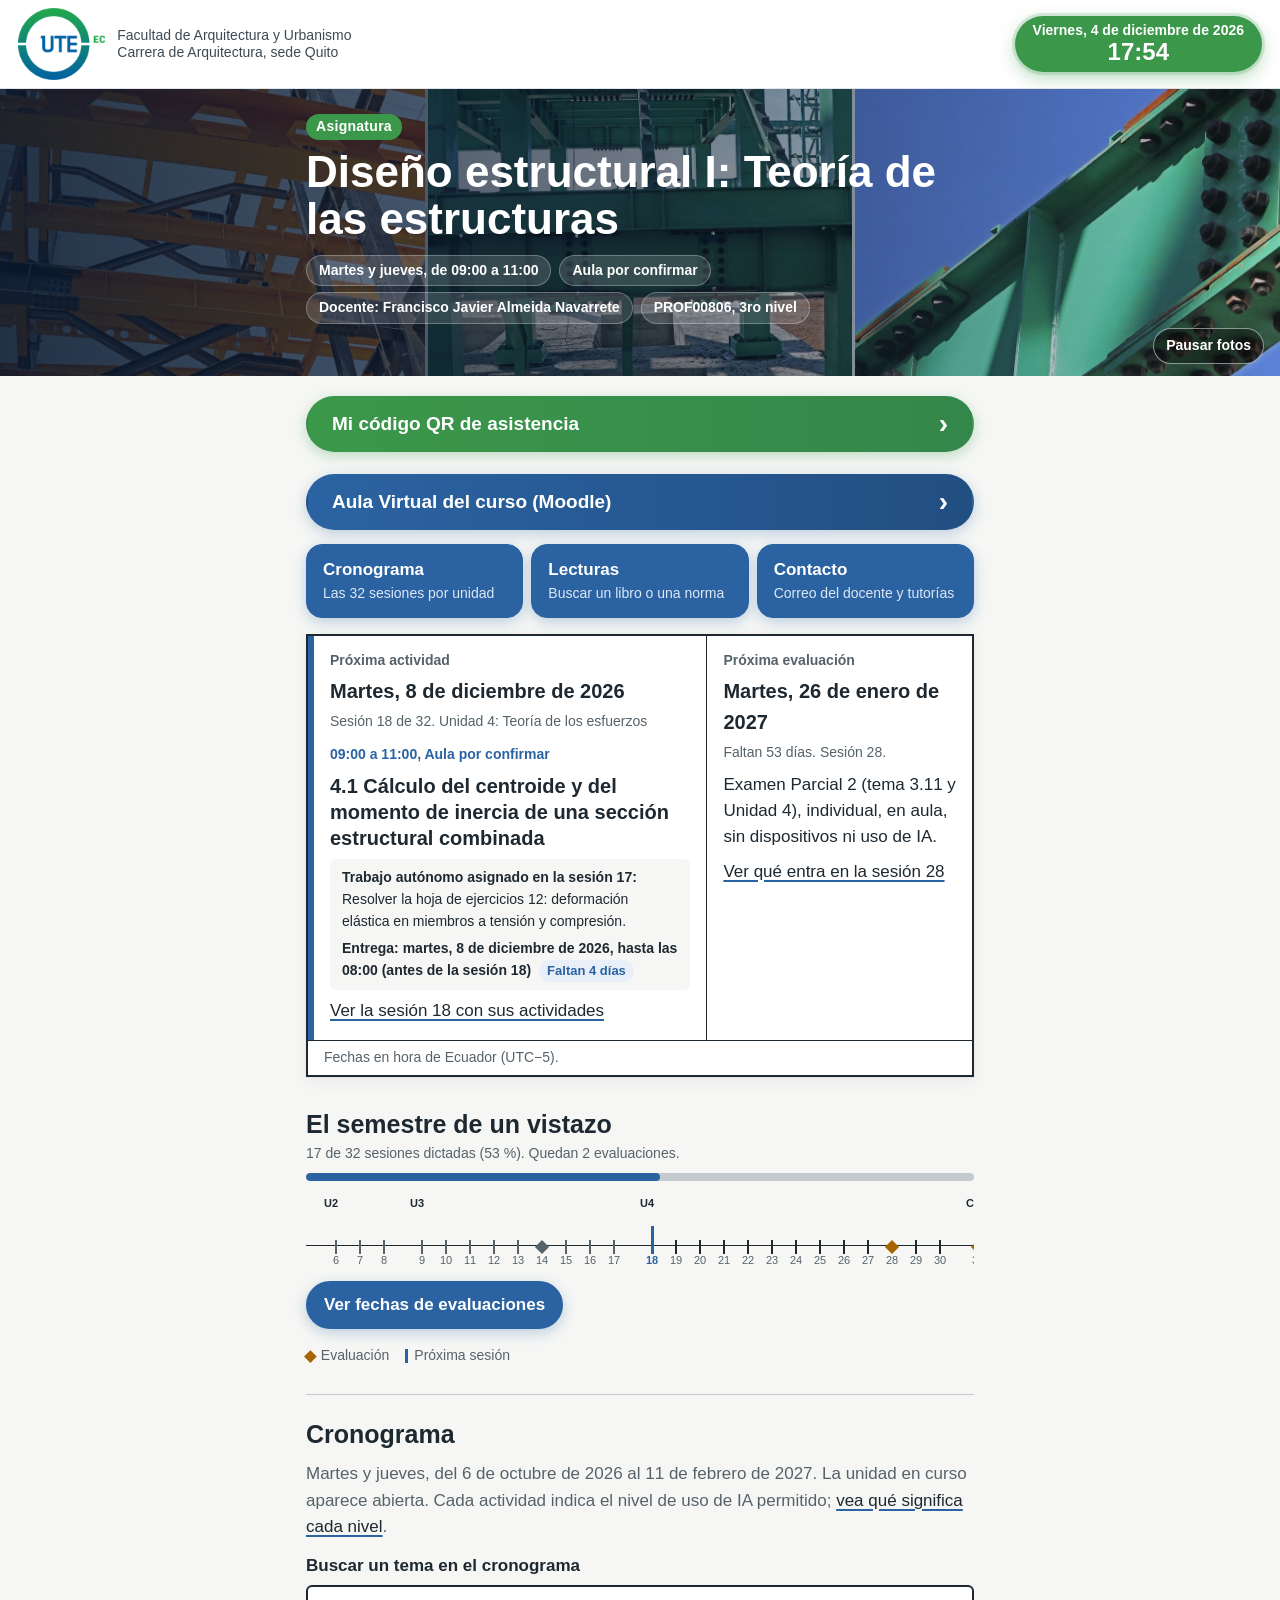
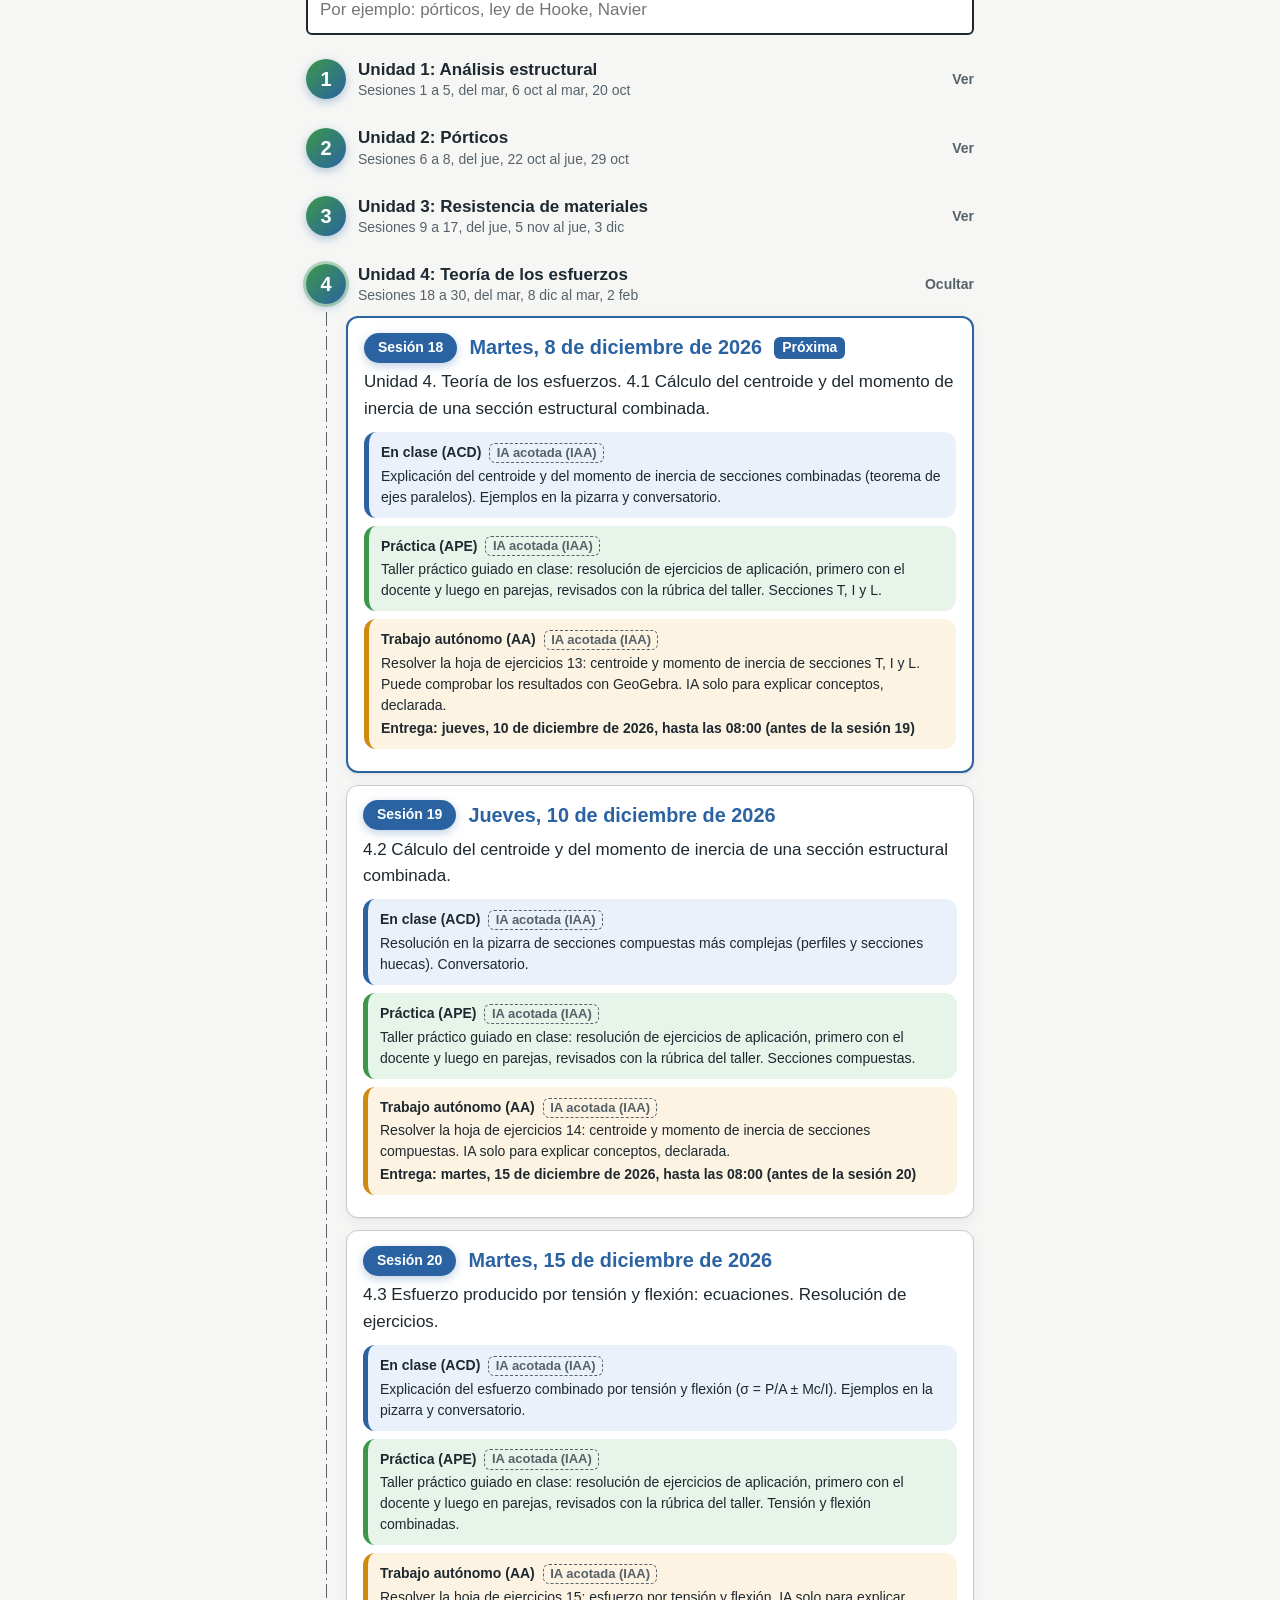
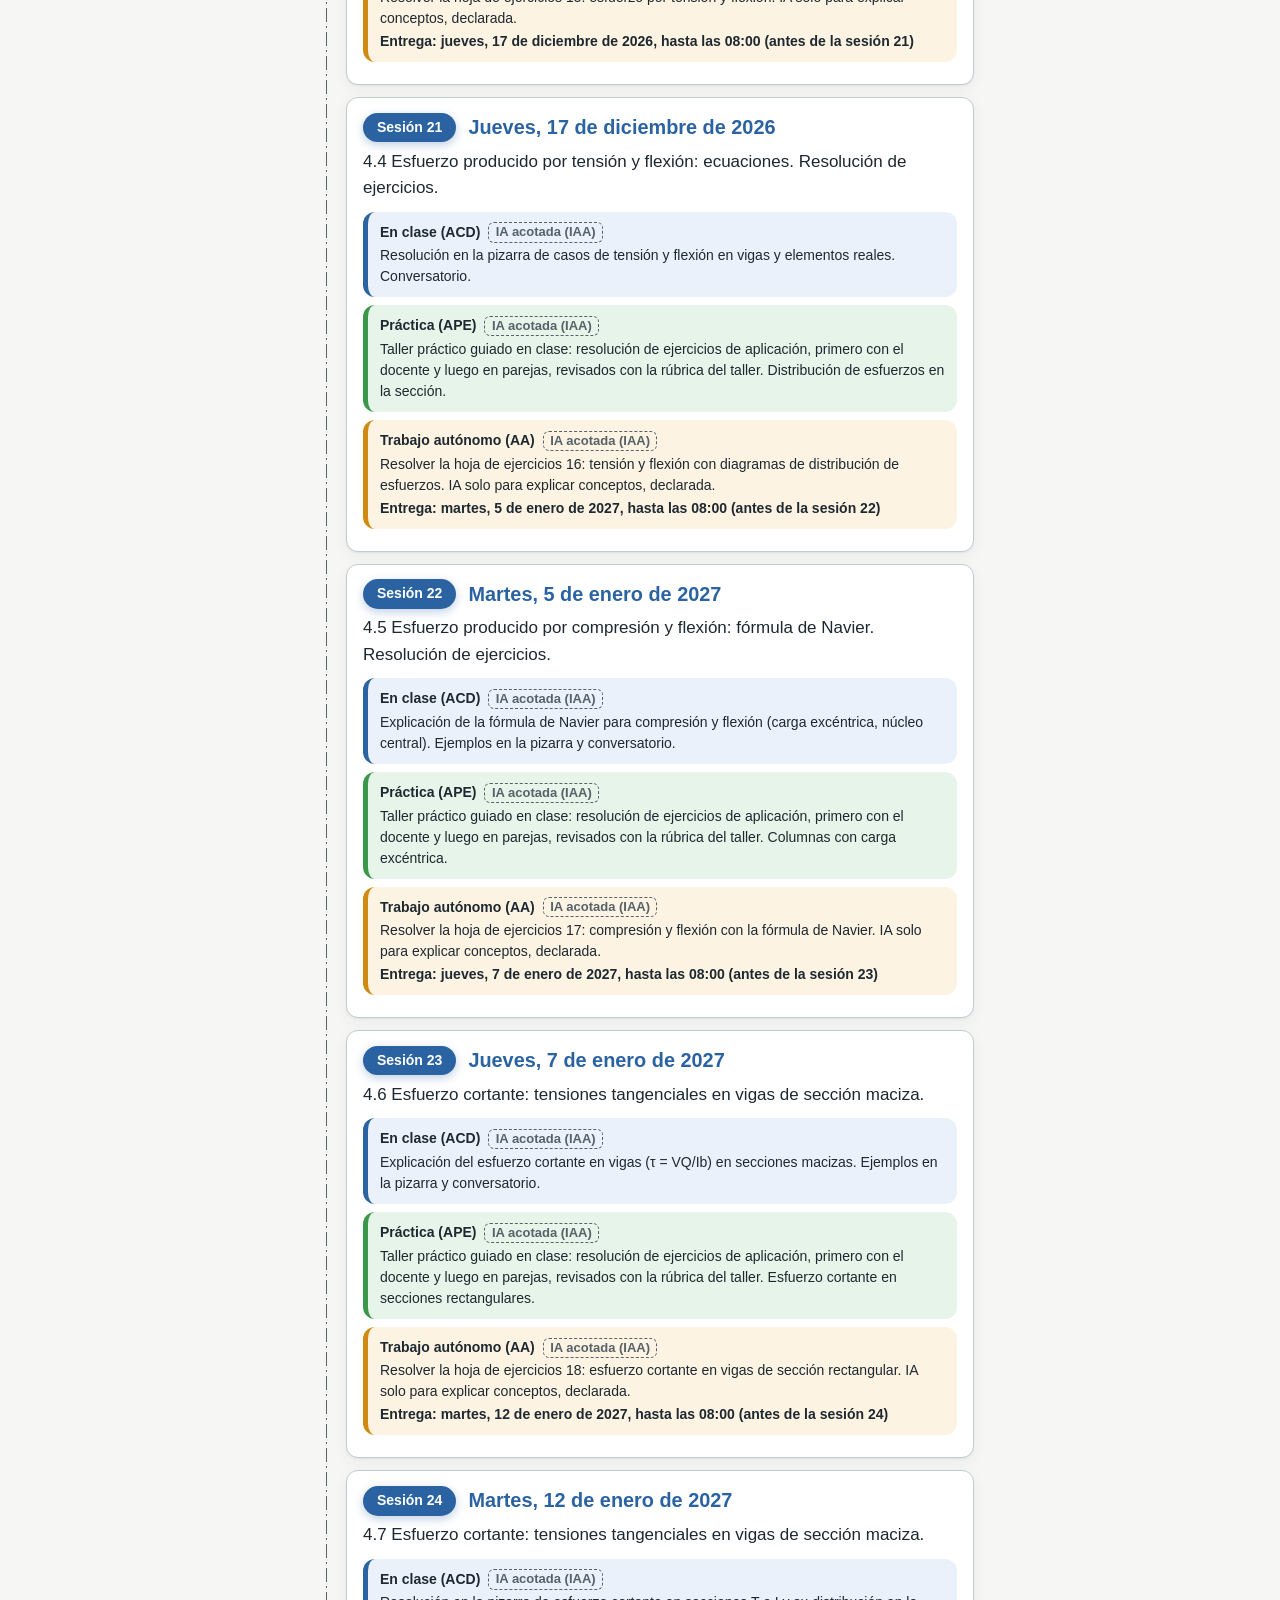
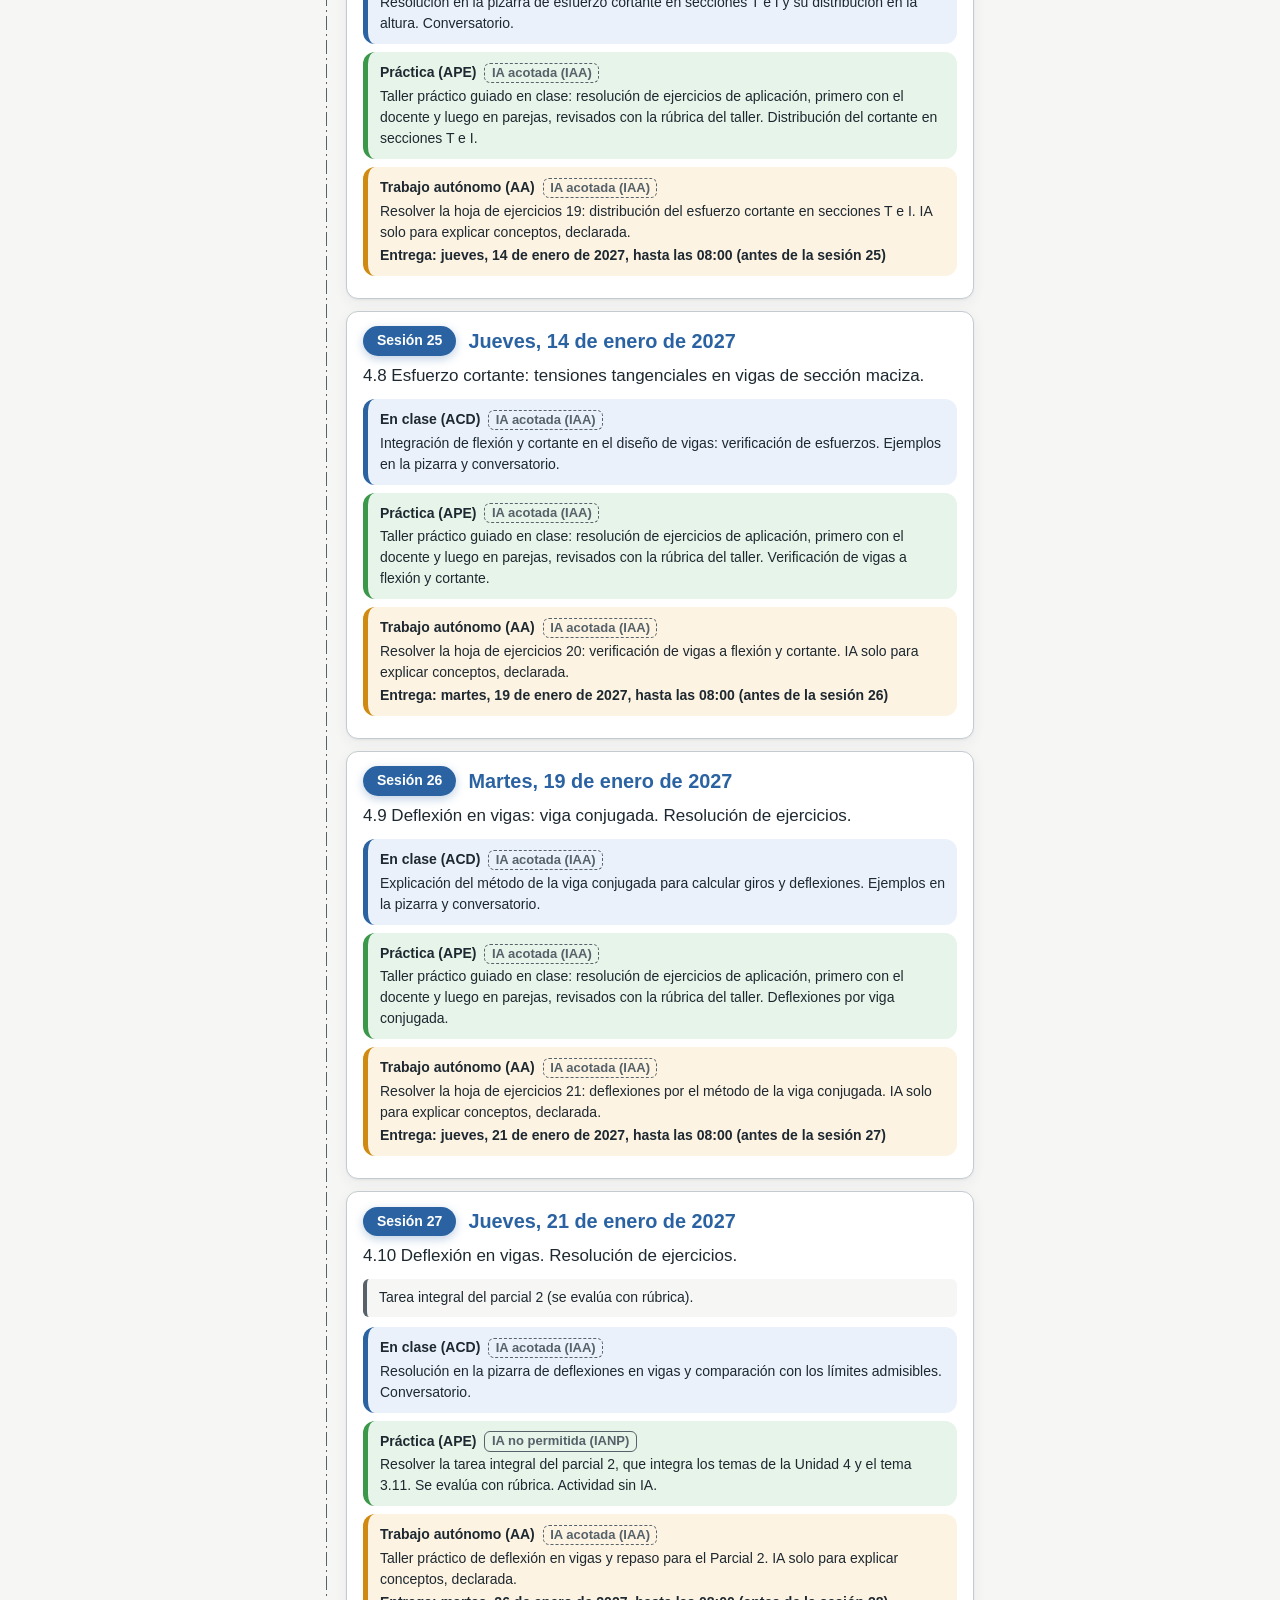
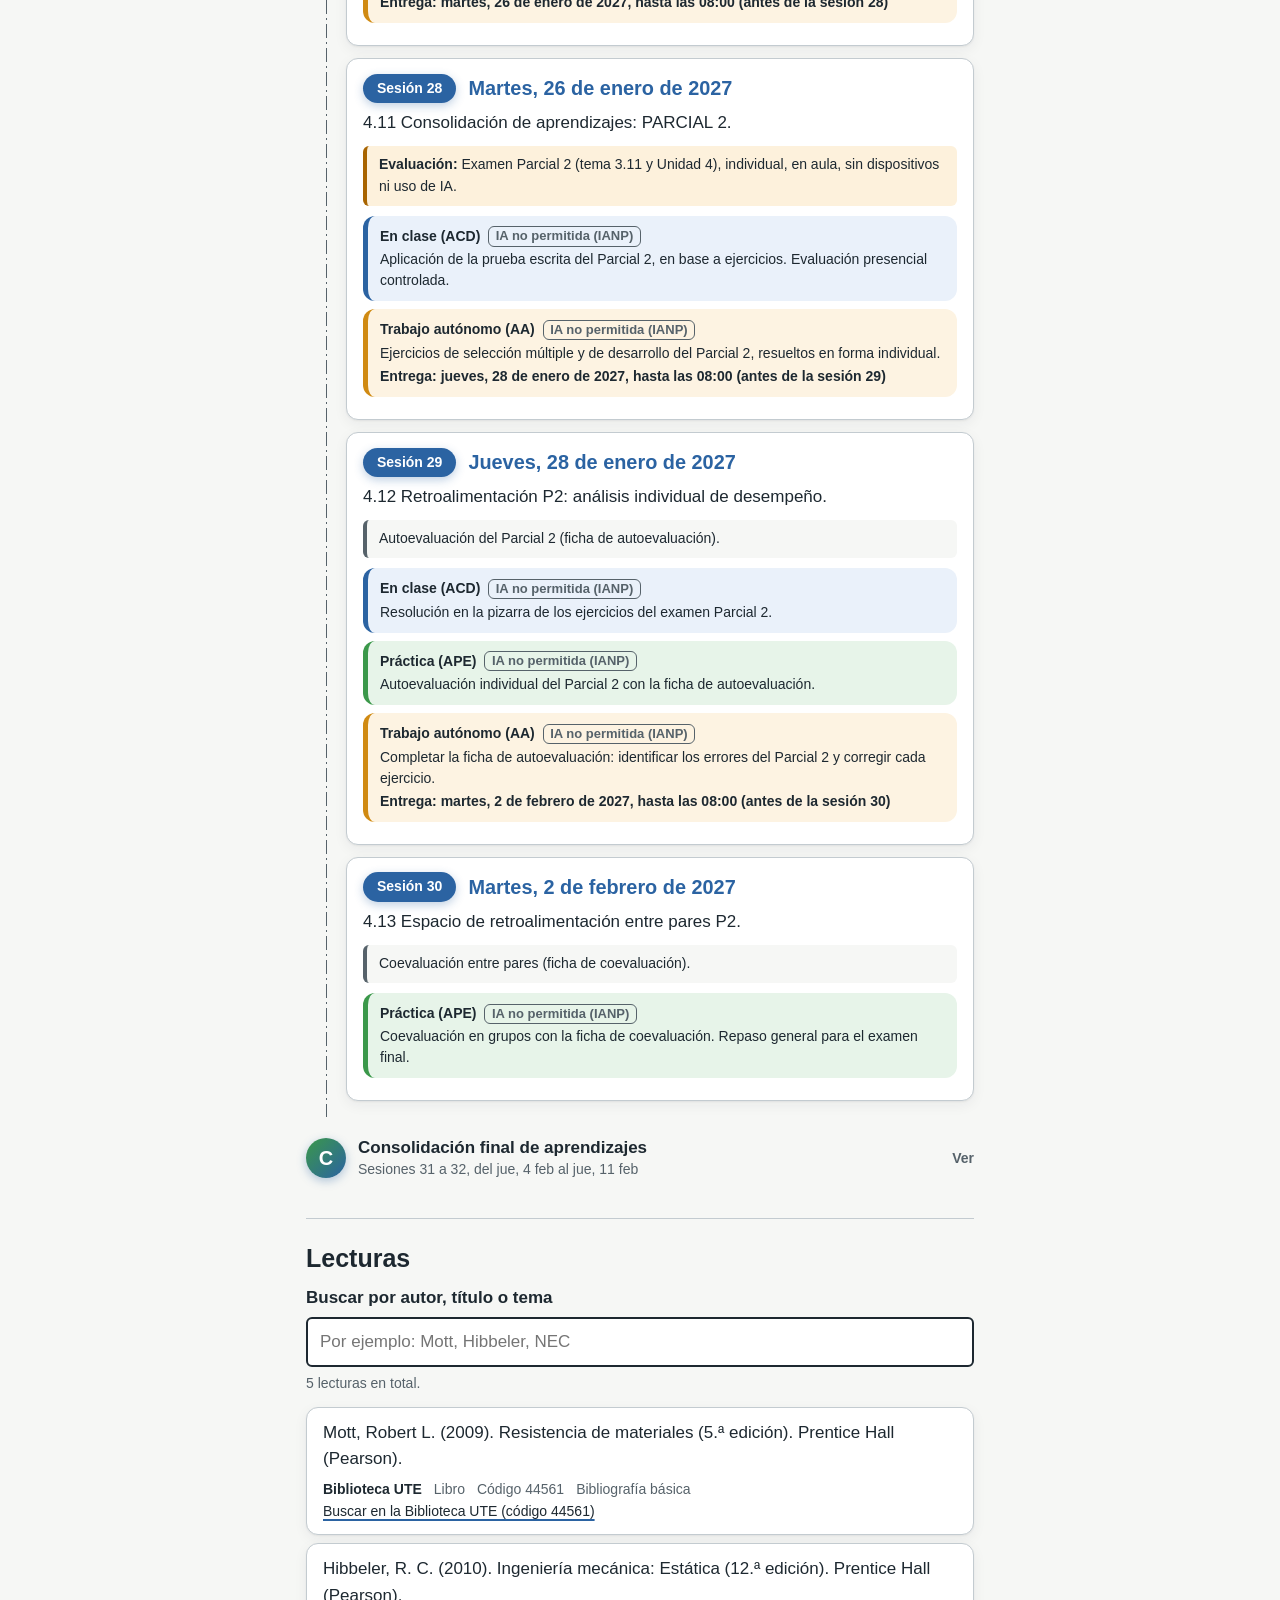
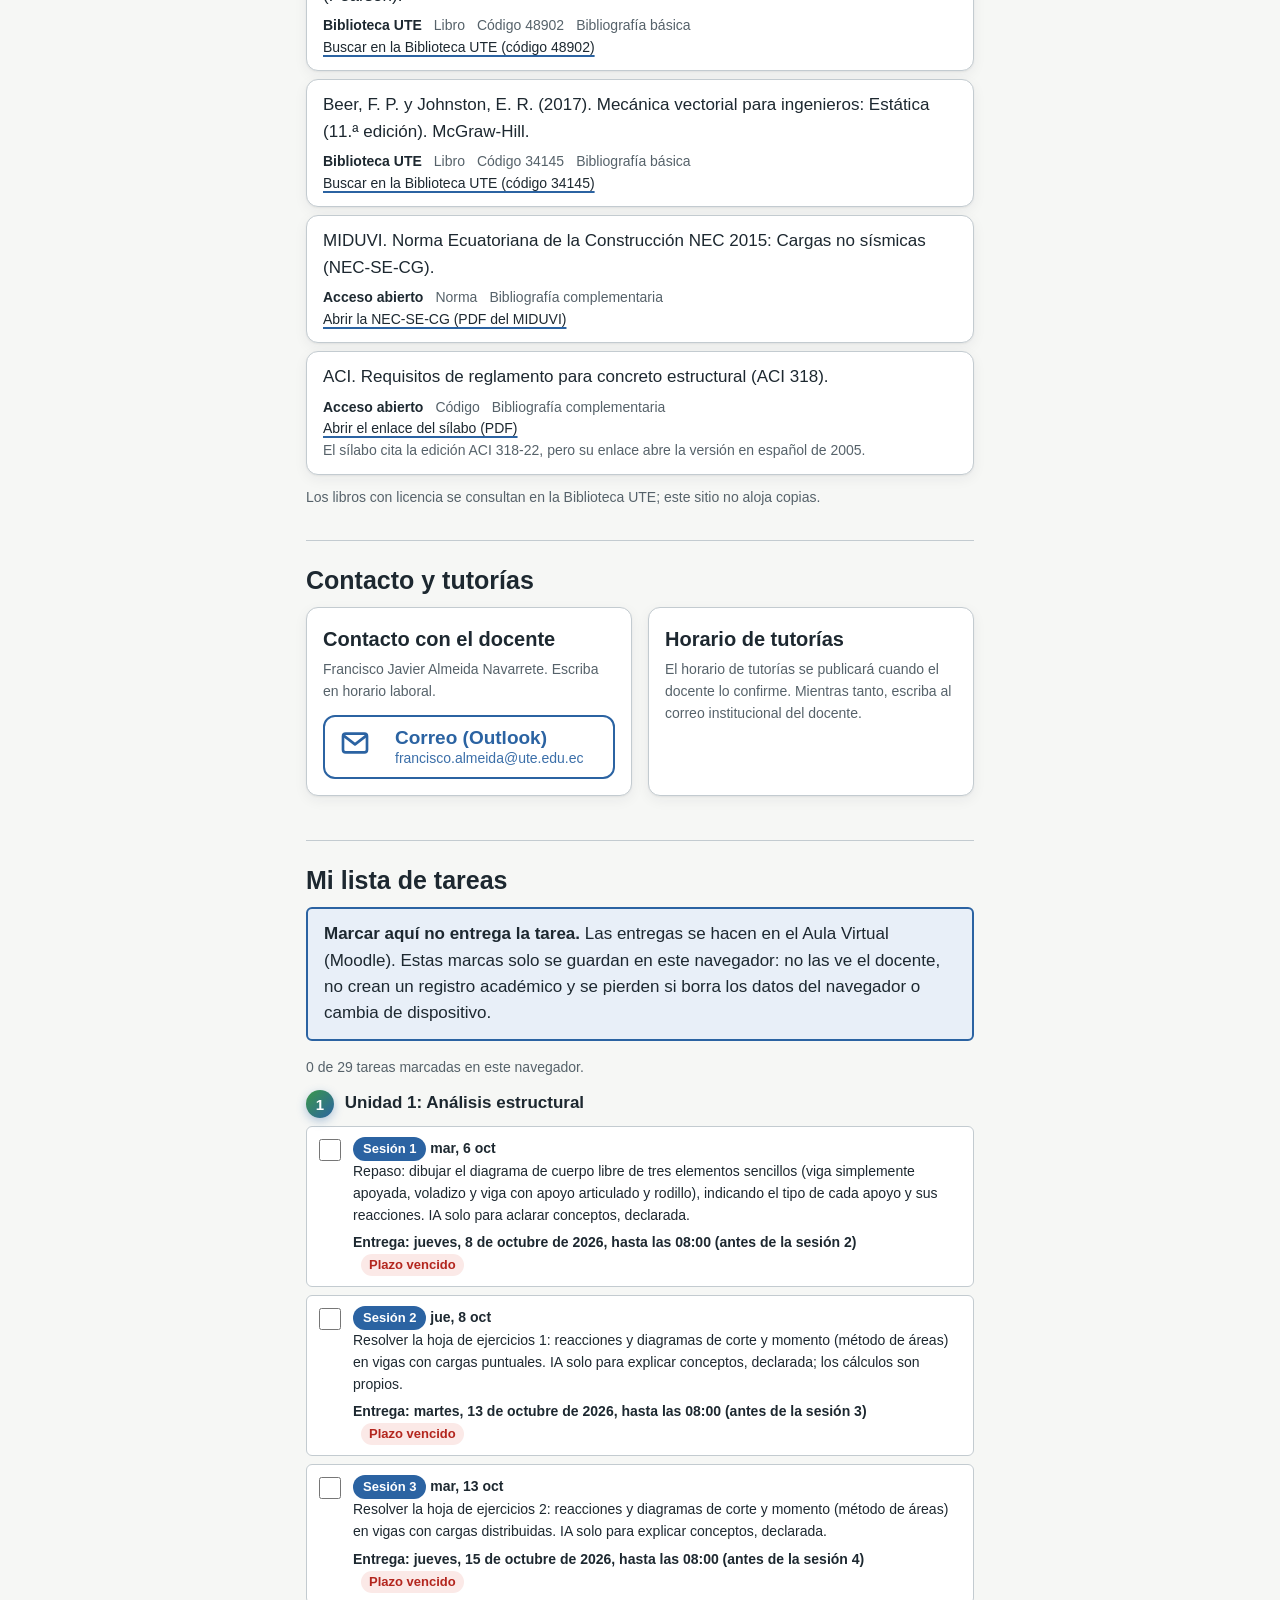
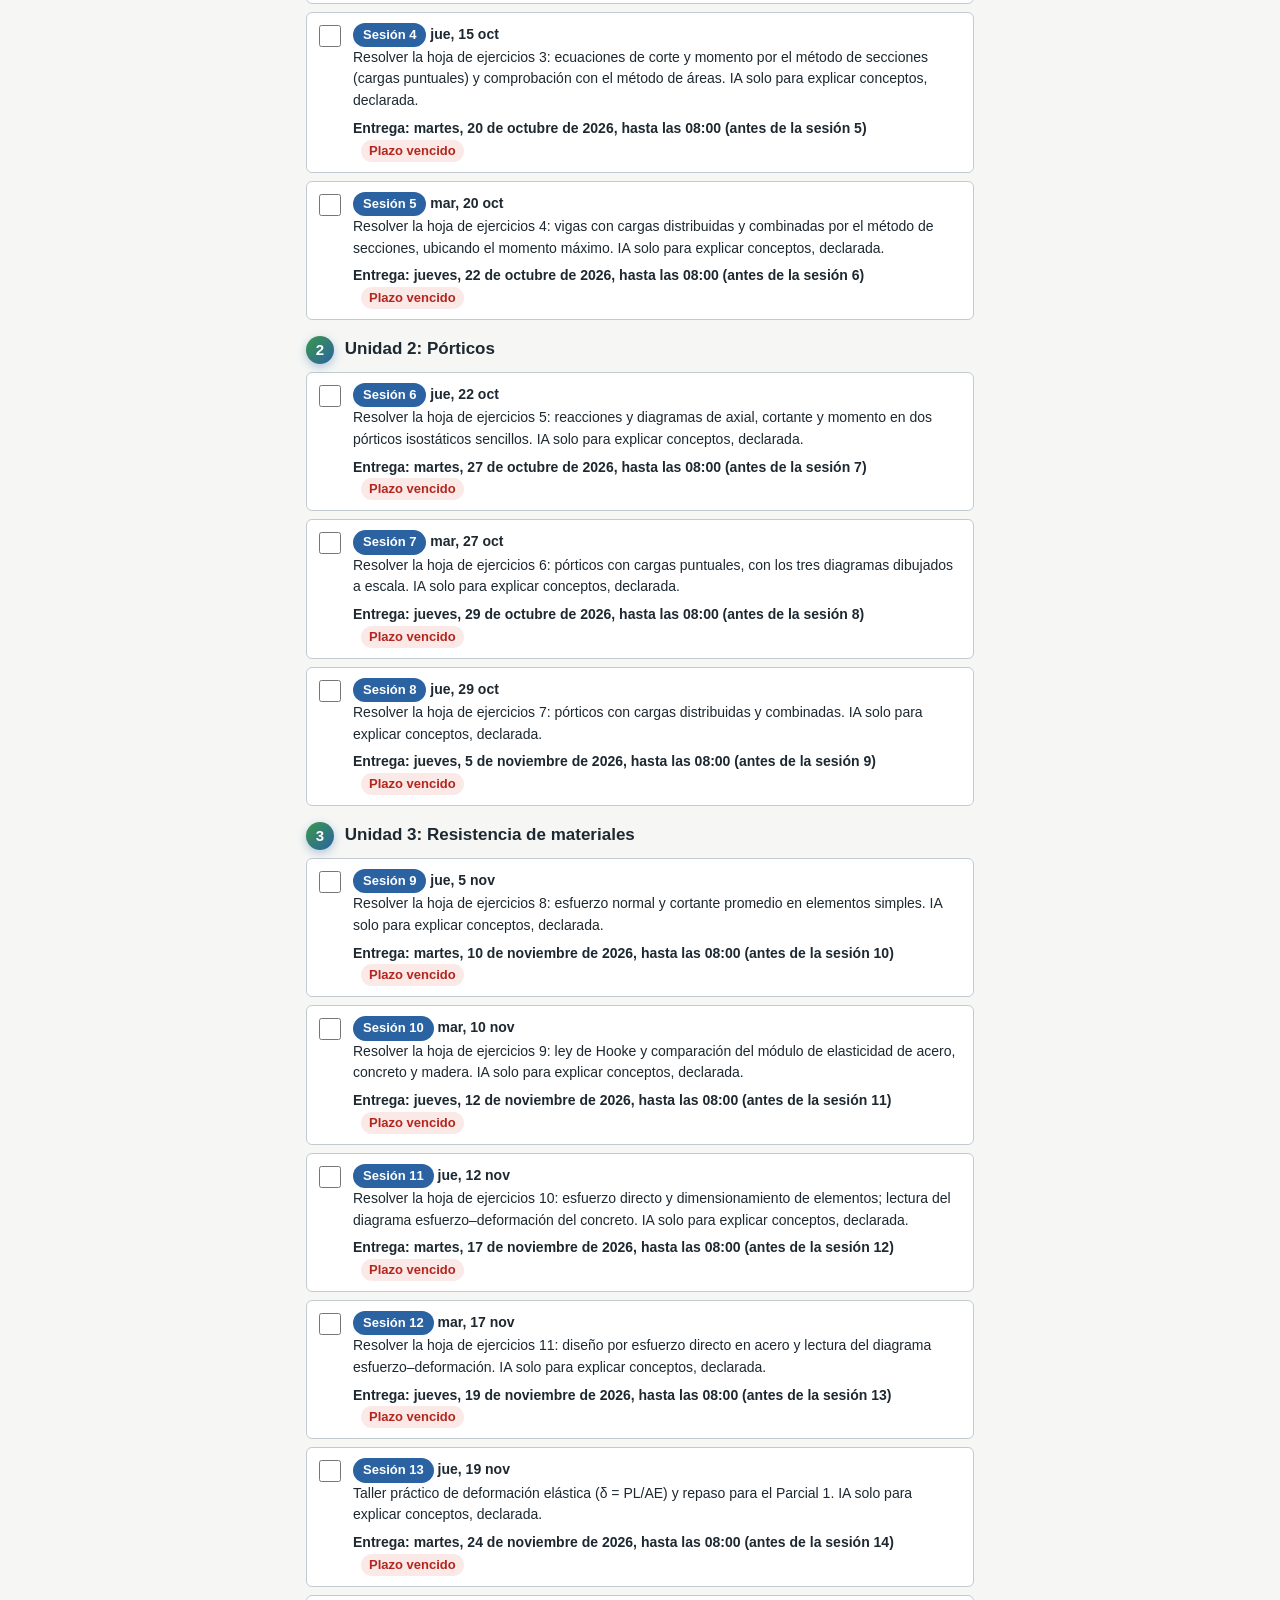
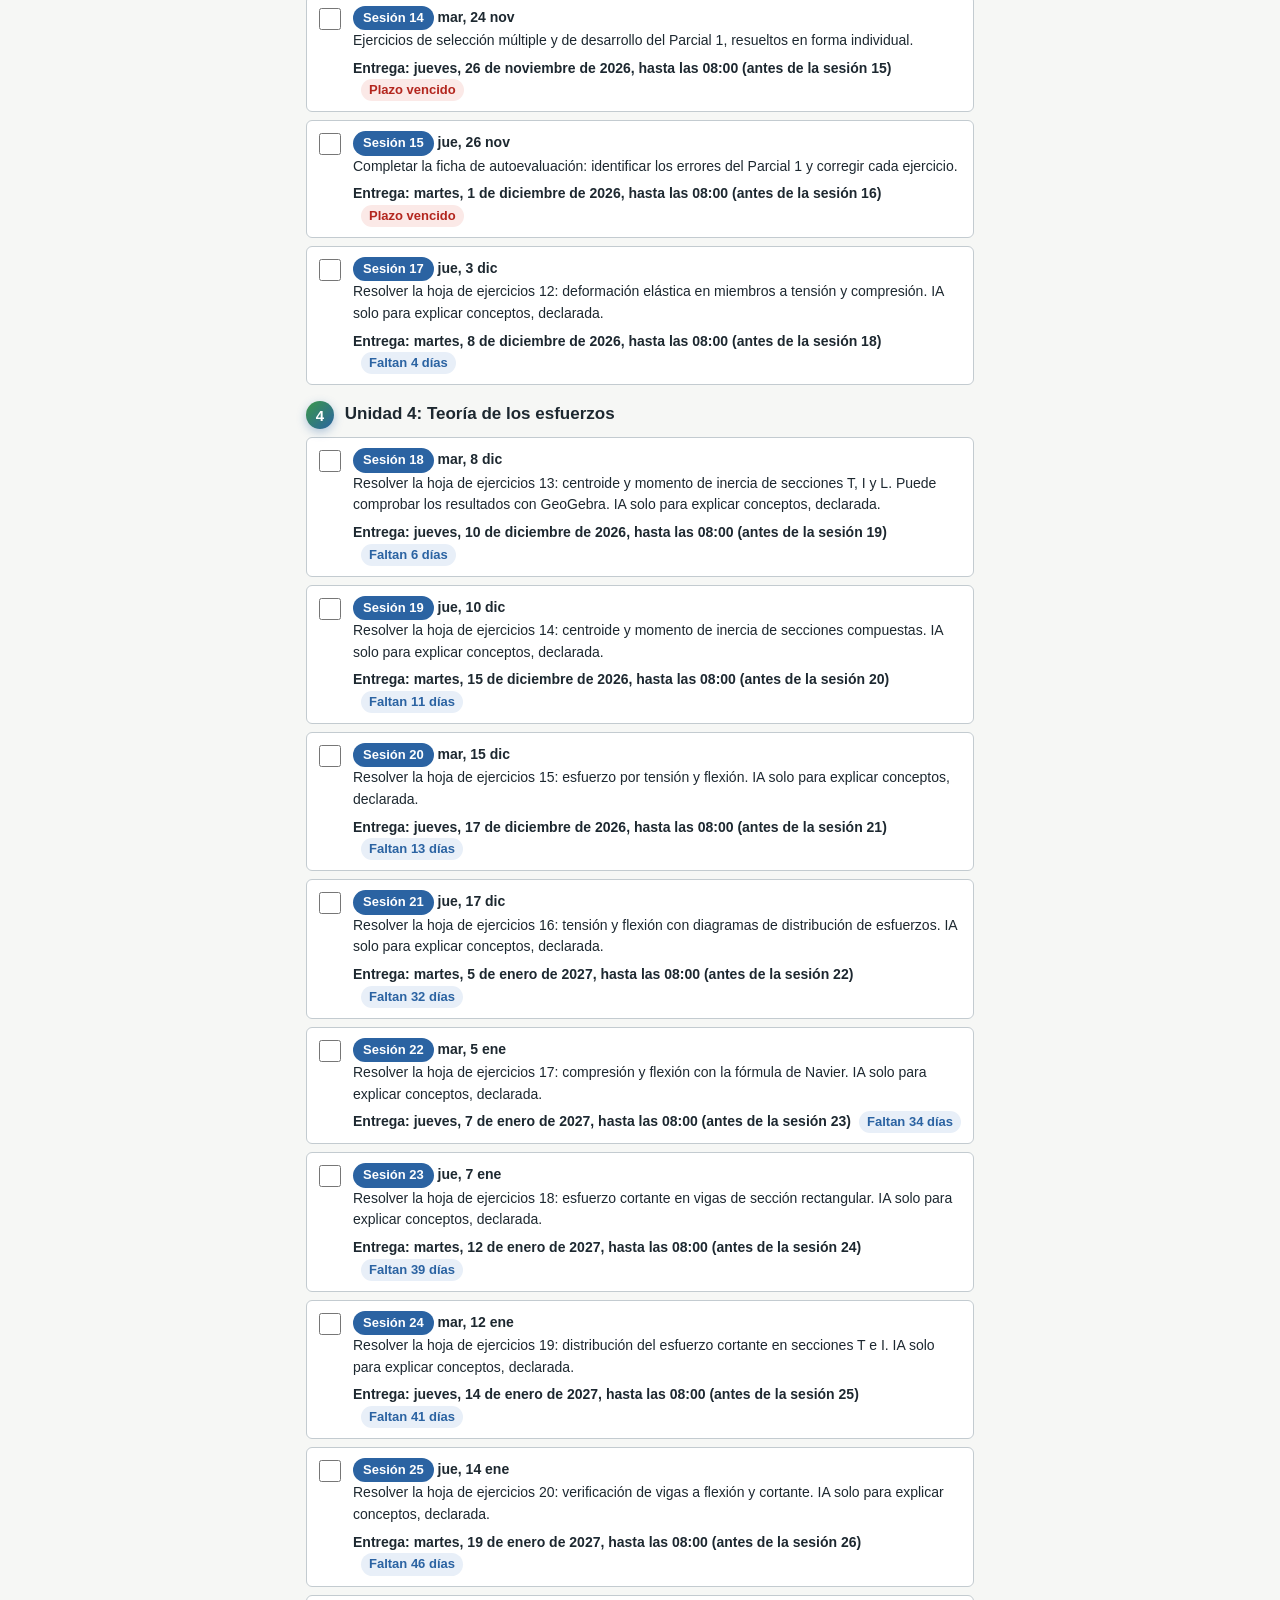
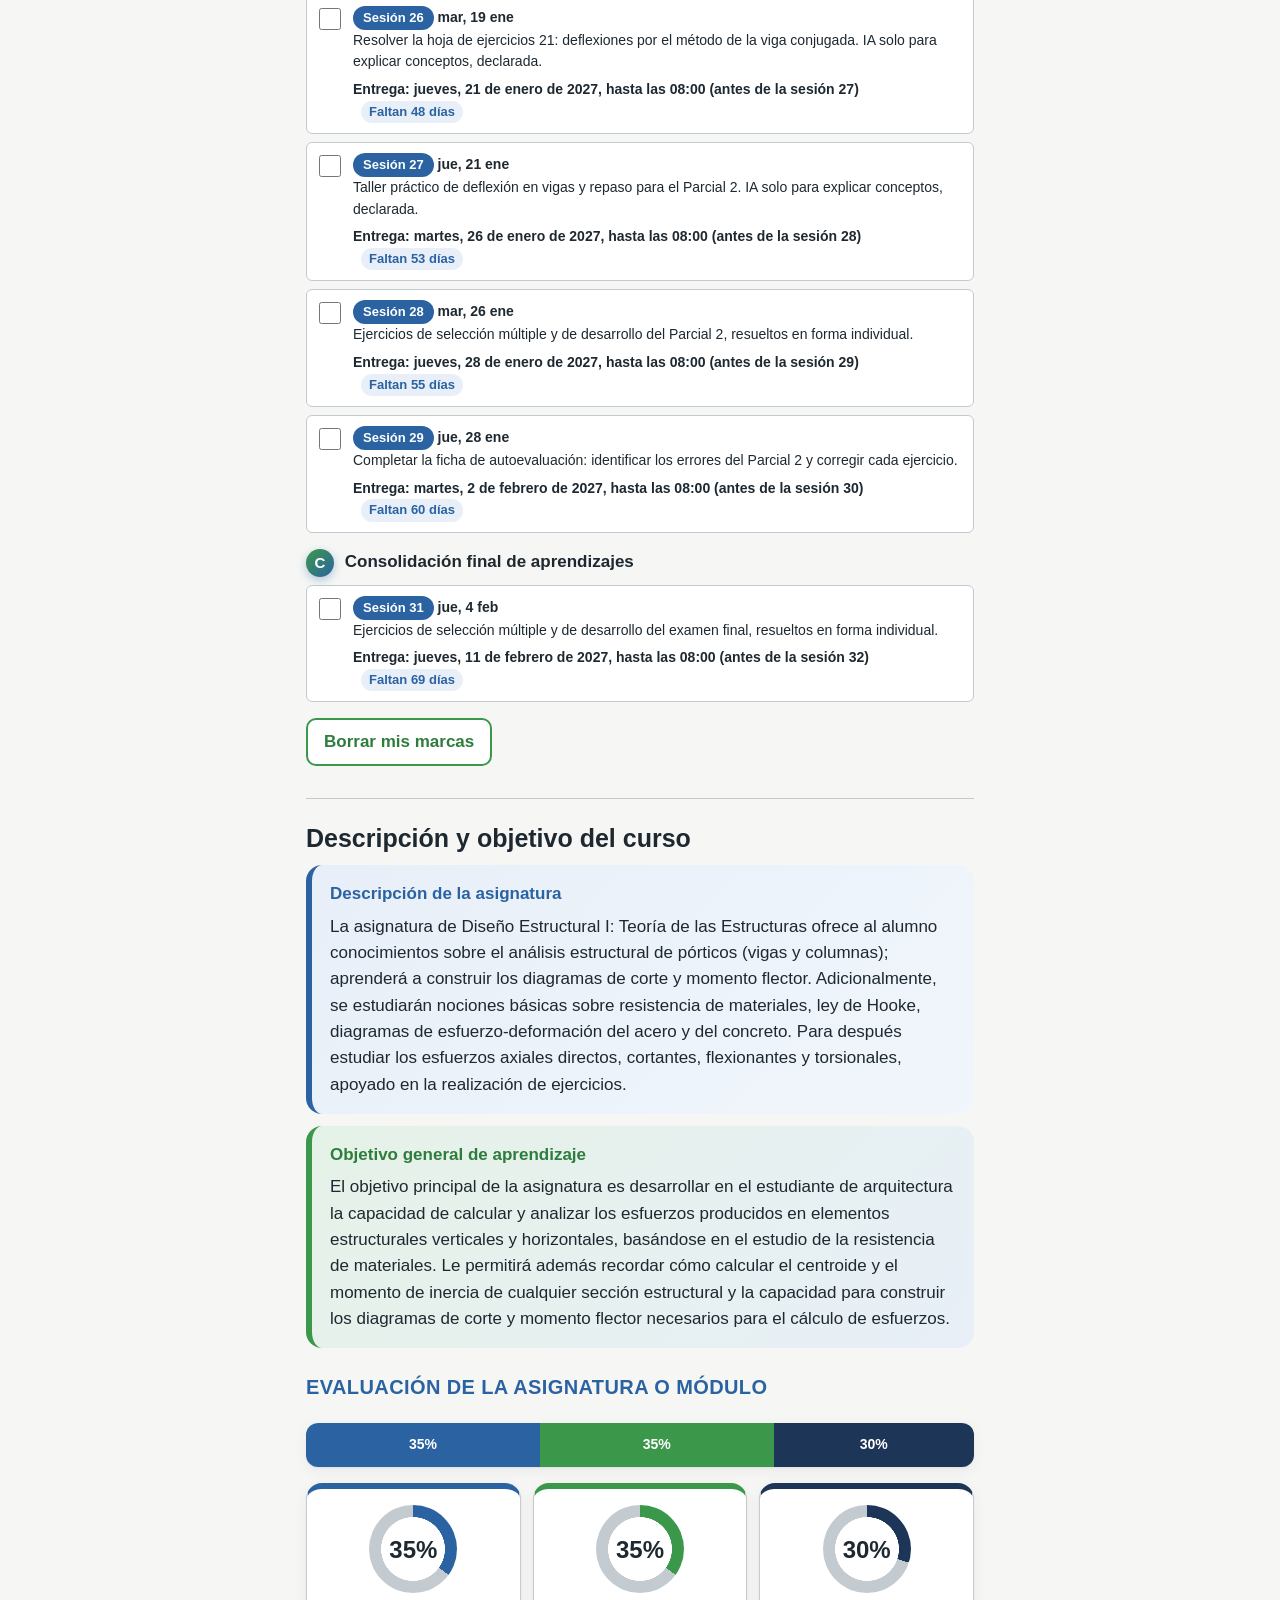
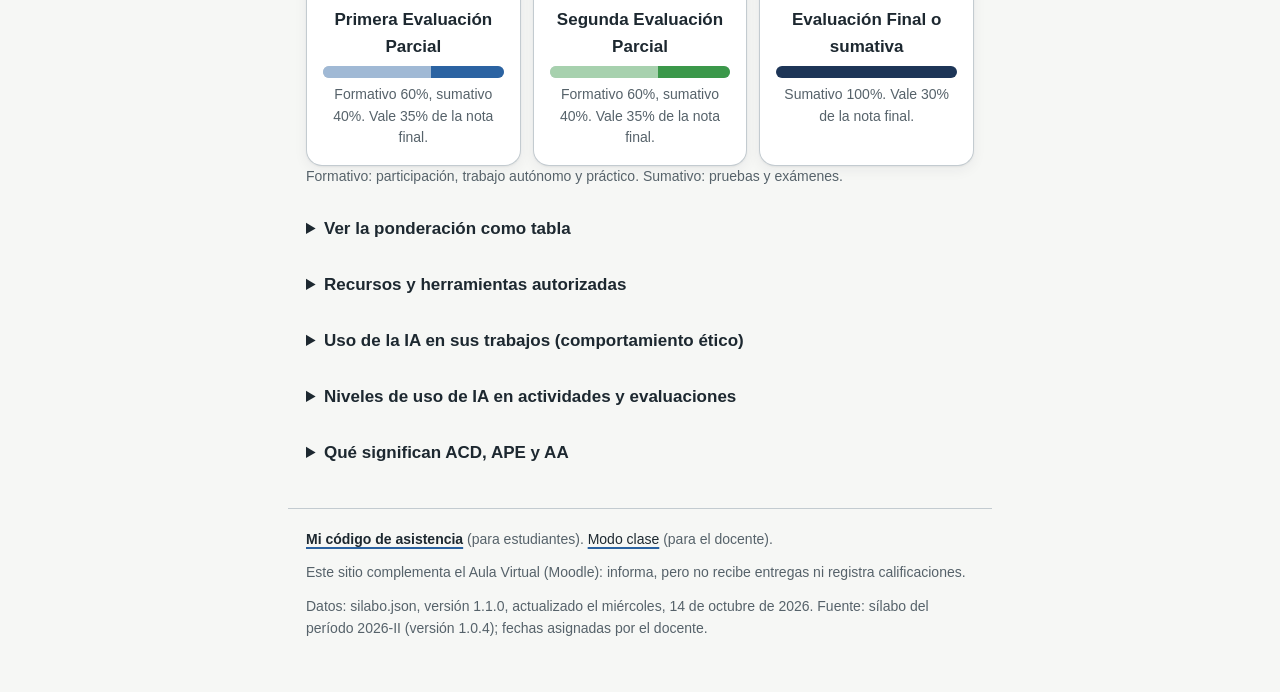
<file: index.html>
<!doctype html>
<html lang="es-EC">
<head>
  <meta charset="utf-8">
  <meta name="viewport" content="width=device-width, initial-scale=1, viewport-fit=cover">
  <title>Diseño estructural I: Teoría de las estructuras (UTE, 2026-II)</title>
  <meta name="description" content="Cronograma, lecturas y contacto del curso Diseño estructural I: Teoría de las estructuras (PROF00806), Universidad UTE, período 2026-II.">
  <link rel="icon" href="data:image/svg+xml,%3Csvg xmlns='http://www.w3.org/2000/svg' viewBox='0 0 32 32'%3E%3Ccircle cx='16' cy='16' r='13' fill='none' stroke='%23A8391F' stroke-width='3'/%3E%3Ctext x='16' y='21.5' font-family='Arial' font-size='15' font-weight='700' text-anchor='middle' fill='%23A8391F'%3EII%3C/text%3E%3C/svg%3E">
  <link rel="stylesheet" href="estilo.css">
  <link rel="stylesheet" href="fotos.css">
  <link rel="manifest" href="app-curso.webmanifest">
  <link rel="apple-touch-icon" href="icono-curso-180.png">
  <meta name="apple-mobile-web-app-capable" content="yes">
  <meta name="mobile-web-app-capable" content="yes">
  <script>if ("serviceWorker" in navigator && window.isSecureContext) navigator.serviceWorker.register("sw.js").catch(function () {});</script>
</head>
<body class="pagina-inicio">
  <a class="saltar" href="#contenido">Saltar al contenido</a>

  <header class="topbar" id="arriba">
    <a class="topbar__marca" href="#arriba">
      <img src="logo-ute.png" alt="Universidad UTE" width="88" height="73">
      <span class="topbar__fac">Facultad de Arquitectura y Urbanismo<br>Carrera de Arquitectura, sede Quito</span>
    </a>
    <p class="topbar__ahora" aria-live="off"><span class="topbar__fecha" id="ahora-fecha"></span><span class="topbar__hora" id="ahora-hora"></span></p>
  </header>

  <section class="franja" aria-labelledby="franja-titulo">
    <div class="franja__imagenes" aria-hidden="true" id="franja-imagenes"><div class="franja__panel" data-panel="0"><div class="franja__foto foto-1 activa"></div><div class="franja__foto foto-2"></div><div class="franja__foto foto-3"></div><div class="franja__foto foto-4"></div><div class="franja__foto foto-5"></div><div class="franja__foto foto-6"></div><div class="franja__foto foto-7"></div></div><div class="franja__panel" data-panel="1"><div class="franja__foto foto-1"></div><div class="franja__foto foto-2 activa"></div><div class="franja__foto foto-3"></div><div class="franja__foto foto-4"></div><div class="franja__foto foto-5"></div><div class="franja__foto foto-6"></div><div class="franja__foto foto-7"></div></div><div class="franja__panel" data-panel="2"><div class="franja__foto foto-1"></div><div class="franja__foto foto-2"></div><div class="franja__foto foto-3 activa"></div><div class="franja__foto foto-4"></div><div class="franja__foto foto-5"></div><div class="franja__foto foto-6"></div><div class="franja__foto foto-7"></div></div></div>
    <div class="franja__texto">
      <p class="franja__etiqueta">Asignatura</p>
      <h1 class="franja__titulo" id="franja-titulo">Diseño estructural I: Teoría de las estructuras</h1>
      <ul class="franja__datos" id="curso-meta">
        <li>Martes y jueves, de 09:00 a 11:00</li>
        <li>Aula por confirmar</li>
        <li>Docente: Francisco Javier Almeida Navarrete</li>
      </ul>
    </div>
    <div class="franja__controles">
      
      <button class="franja__pausa" type="button" id="franja-pausa" aria-pressed="false">Pausar imágenes</button>
    </div>
  </section>

  <main id="contenido">
    <div class="ctas">
      <a class="boton boton--ancho boton-qr" href="asistencia.html"><span>Mi código QR de asistencia</span><span class="flecha" aria-hidden="true">›</span></a>
      <a class="boton boton--ancho boton-moodle" id="enlace-moodle" href="https://lms.ute.edu.ec/login/" target="_blank" rel="noopener"><span>Aula Virtual del curso (Moodle)</span><span class="flecha" aria-hidden="true">›</span></a>
    </div>

    <nav class="accesos" aria-label="Accesos rápidos">
      <a class="acceso" href="#cronograma"><span class="acceso__titulo">Cronograma</span><span class="acceso__texto">Las 32 sesiones por unidad</span></a>
      <a class="acceso" href="#lecturas"><span class="acceso__titulo">Lecturas</span><span class="acceso__texto">Buscar un libro o una norma</span></a>
      <a class="acceso" href="#contacto"><span class="acceso__titulo">Contacto</span><span class="acceso__texto">Correo del docente y tutorías</span></a>
    </nav>

    <section class="rotulo" aria-labelledby="rotulo-titulo" id="inicio-rotulo">
      <h2 id="rotulo-titulo" class="solo-lector">Lo próximo en el curso</h2>
      <div class="rotulo__celda rotulo__celda--principal" id="proxima" aria-live="polite">
        <p class="rotulo__etiqueta">Próxima actividad</p>
        <p class="rotulo__cargando">Cargando el cronograma…</p>
      </div>
      <div class="rotulo__celda" id="proxima-eval" aria-live="polite">
        <p class="rotulo__etiqueta">Próxima evaluación</p>
      </div>
      <p class="rotulo__pie" id="rotulo-pie">Fechas en hora de Ecuador (UTC−5).</p>
    </section>

    <section class="semestre" aria-labelledby="semestre-titulo">
      <div class="semestre__cabeza">
        <h2 id="semestre-titulo" class="semestre__titulo">El semestre de un vistazo</h2>
        <p class="semestre__dato" id="semestre-dato"></p>
      </div>
      <div class="barra-avance" id="semestre-barra" role="progressbar" aria-valuemin="0" aria-valuemax="100" aria-label="Avance del semestre"><span></span></div>
      <div class="cota" id="cota" tabindex="0" role="region" aria-label="Línea del semestre: las 32 sesiones; toque una para verla"></div>
      <button class="boton boton--primario boton-evaluaciones" type="button" id="ver-evaluaciones" aria-expanded="false" aria-controls="lista-evaluaciones">Ver fechas de evaluaciones</button>
      <ol class="evaluaciones" id="lista-evaluaciones" hidden></ol>
      <ul class="cota__leyenda" aria-hidden="true">
        <li><span class="ley-eval"></span>Evaluación</li>
        <li><span class="ley-prox"></span>Próxima sesión</li>
      </ul>
    </section>

    <div id="error-datos" class="aviso aviso--error" hidden></div>

    <section class="seccion" id="cronograma" aria-labelledby="cronograma-titulo">
      <h2 id="cronograma-titulo">Cronograma</h2>
      <p class="seccion__intro"><span id="crono-rango">Las 32 sesiones del período.</span> La unidad en curso aparece abierta. Cada actividad indica el nivel de uso de IA permitido; <a href="#niveles-ia">vea qué significa cada nivel</a>.</p>
      <div class="filtro">
        <label class="campo__etiqueta" for="buscar-tema">Buscar un tema en el cronograma</label>
        <input class="campo" id="buscar-tema" type="search" autocomplete="off" placeholder="Por ejemplo: pórticos, ley de Hooke, Navier">
        <p class="campo__ayuda" id="buscar-tema-estado" aria-live="polite"></p>
      </div>
      <div id="unidades"></div>
    </section>

    <section class="seccion" id="lecturas" aria-labelledby="lecturas-titulo">
      <h2 id="lecturas-titulo">Lecturas</h2>
      <label class="campo__etiqueta" for="buscar">Buscar por autor, título o tema</label>
      <input class="campo" id="buscar" type="search" autocomplete="off" placeholder="Por ejemplo: Mott, Hibbeler, NEC">
      <p class="campo__ayuda" id="buscar-estado" aria-live="polite"></p>
      <ul class="recursos" id="recursos"></ul>
      <p class="nota">Los libros con licencia se consultan en la Biblioteca UTE; este sitio no aloja copias.</p>
    </section>

    <section class="seccion" id="contacto" aria-labelledby="contacto-titulo">
      <h2 id="contacto-titulo">Contacto y tutorías</h2>
      <div id="tutorias"></div>
    </section>

    <section class="seccion" id="tareas" aria-labelledby="tareas-titulo">
      <h2 id="tareas-titulo">Mi lista de tareas</h2>
      <div class="aviso aviso--importante" role="note">
        <p><strong>Marcar aquí no entrega la tarea.</strong> Las entregas se hacen en el Aula Virtual (Moodle). Estas marcas solo se guardan en este navegador: no las ve el docente, no crean un registro académico y se pierden si borra los datos del navegador o cambia de dispositivo.</p>
      </div>
      <p class="campo__ayuda" id="tareas-estado" aria-live="polite"></p>
      <div id="lista-tareas"></div>
      <button class="boton boton--secundario" type="button" id="borrar-marcas">Borrar mis marcas</button>
    </section>

    <section class="seccion" id="politicas" aria-labelledby="politicas-titulo">
      <h2 id="politicas-titulo" class="titulo-grande">Descripción y objetivo del curso</h2>
      <div class="descripcion" id="descripcion"></div>
      <div id="politicas-contenido"></div>
    </section>
  </main>

  <footer class="pie">
    <p><a href="asistencia.html"><strong>Mi código de asistencia</strong></a> (para estudiantes). <a href="clase.html">Modo clase</a> (para el docente).</p>
    <p>Este sitio complementa el Aula Virtual (Moodle): informa, pero no recibe entregas ni registra calificaciones.</p>
    <p id="pie-version"></p>
  </footer>


  <dialog class="dialogo dialogo--form" id="dlg-tutoria" aria-labelledby="tut-titulo">
    <div class="dialogo__cabeza">
      <div><h2 id="tut-titulo">Reservar una tutoría</h2><p class="dialogo__sub" id="tut-sub">Viernes, de 10:00 a 11:00, presencial</p></div>
      <button class="boton boton--secundario" type="button" id="tut-cerrar">Cerrar</button>
    </div>
    <div class="dialogo__cuerpo">
      <form id="form-tutoria" class="form-tutoria" novalidate>
        <div class="fila-2">
          <div><label class="campo__etiqueta" for="tut-nombre">Nombres</label>
            <input class="campo" id="tut-nombre" autocomplete="given-name" autocapitalize="words" maxlength="40" required>
            <p class="campo__error" id="tut-nombre-error" aria-live="polite"></p></div>
          <div><label class="campo__etiqueta" for="tut-apellido">Apellidos</label>
            <input class="campo" id="tut-apellido" autocomplete="family-name" autocapitalize="words" maxlength="40" required>
            <p class="campo__error" id="tut-apellido-error" aria-live="polite"></p></div>
        </div>
        <label class="campo__etiqueta" for="tut-correo">Correo (de preferencia el institucional)</label>
        <input class="campo" id="tut-correo" type="email" autocomplete="email" inputmode="email" maxlength="80" required>
        <p class="campo__error" id="tut-correo-error" aria-live="polite"></p>
        <label class="campo__etiqueta" for="tut-tema">Tema de consulta</label>
        <textarea class="campo campo--area-corta" id="tut-tema" rows="3" maxlength="500" required placeholder="Por ejemplo: predimensionamiento de la viga principal del proyecto integrador"></textarea>
        <p class="campo__ayuda" id="tut-tema-cuenta">0 de 500 caracteres</p>
        <p class="campo__error" id="tut-tema-error" aria-live="polite"></p>
        <label class="campo__etiqueta" for="tut-fecha">Fecha</label>
        <select class="campo" id="tut-fecha" required></select>
        <p class="campo__ayuda" id="tut-fecha-ayuda"></p>
        <fieldset>
          <legend>Turno de 15 minutos</legend>
          <div class="turnos" id="tut-turnos"></div>
          <p class="campo__error" id="tut-turno-error" aria-live="polite"></p>
        </fieldset>
        <label class="casilla"><input type="checkbox" id="tut-recordar" checked> <span>Recordar mi nombre y correo en este dispositivo para la próxima vez.</span></label>
        <button class="boton boton--verde boton--ancho" type="submit">Continuar</button>
      </form>
      <div id="tut-listo" hidden>
        <div class="resumen-tutoria" id="tut-resumen" tabindex="-1"></div>
        <ol class="pasos-tutoria">
          <li><h3>1. Envíe la solicitud por correo</h3>
            <p class="nota">Se abre Outlook (correo UTE) con el mensaje listo para el docente, con copia para usted.</p>
            <div class="botones"><a class="boton boton--primario" id="tut-mail" target="_blank" rel="noopener">Enviar solicitud en Outlook</a>
              <a class="boton boton--texto" id="tut-mail-otro" target="_blank" rel="noopener">Usar otra app de correo</a></div></li>
          <li><h3>2. Agréguela a su calendario</h3>
            <p class="nota">Google Calendar y el archivo .ics incluyen al docente como invitado, así la cita queda en el calendario de los dos cuando él acepte. En Outlook, compruebe que aparezca como asistente antes de guardar.</p>
            <div class="botones">
              <a class="boton boton--secundario" id="tut-outlook" target="_blank" rel="noopener">Outlook (correo UTE)</a>
              <a class="boton boton--secundario" id="tut-google" target="_blank" rel="noopener">Google Calendar</a>
              <button class="boton boton--secundario" type="button" id="tut-ics">Descargar evento (.ics)</button>
            </div></li>
          <li><h3>3. Si es urgente, avise por WhatsApp</h3>
            <div class="botones"><a class="boton boton--verde" id="tut-whatsapp" target="_blank" rel="noopener">Avisar por WhatsApp</a></div></li>
        </ol>
        <p class="nota">La tutoría queda confirmada cuando el docente responda. Si no puede asistir, avísele con anticipación.</p>
        <button class="boton boton--texto" type="button" id="tut-otra">Reservar otra tutoría</button>
      </div>
    </div>
  </dialog>
  <script src="guardar.js"></script>
  <script src="app.js" defer></script>
</body>
</html>
</file>
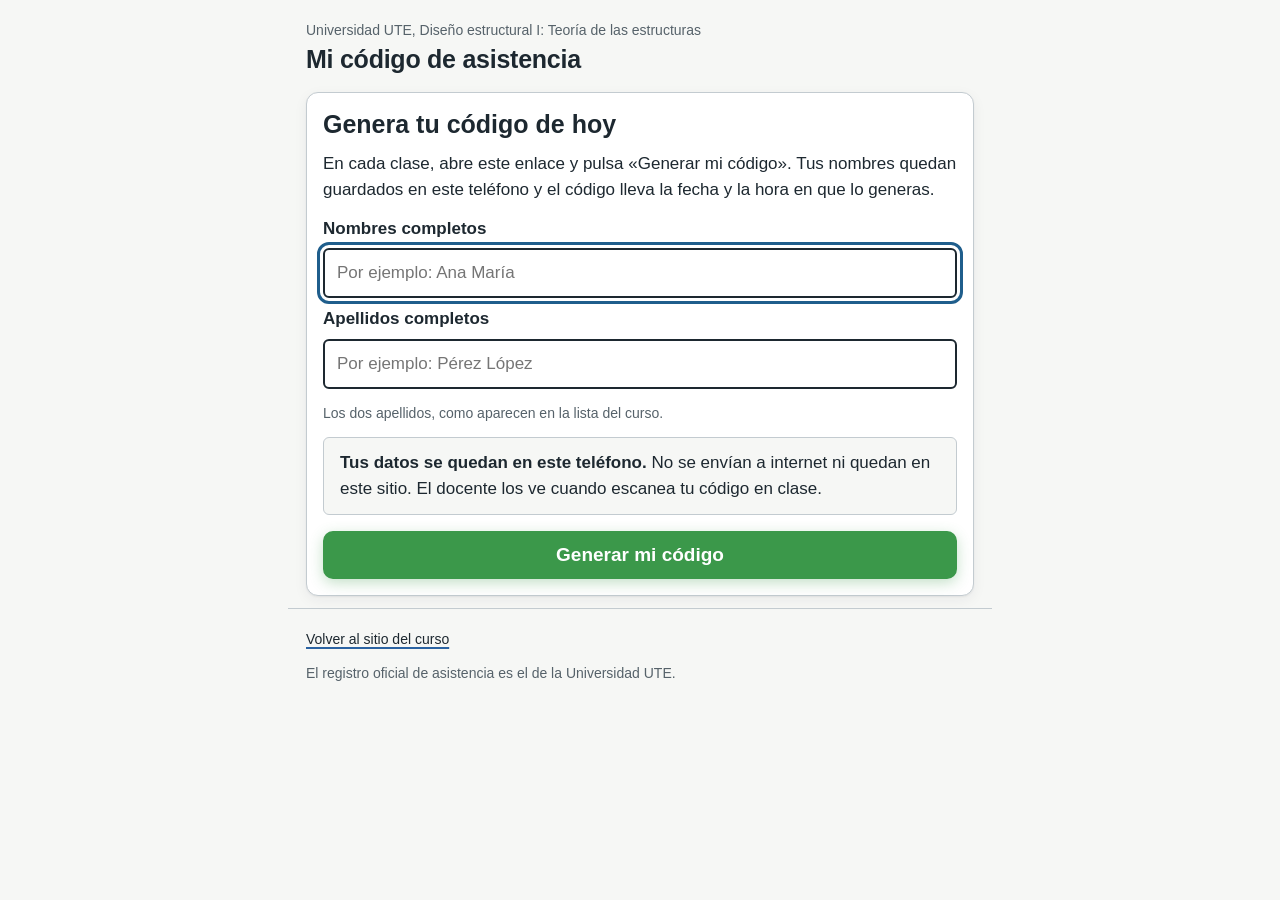
<file: asistencia.html>
<!doctype html>
<html lang="es-EC">
<head>
  <meta charset="utf-8">
  <meta name="viewport" content="width=device-width, initial-scale=1, viewport-fit=cover">
  <title>Mi código de asistencia: Diseño estructural I (UTE)</title>
  <meta name="description" content="Código QR personal de asistencia del curso Diseño estructural I: Teoría de las estructuras.">
  <meta name="robots" content="noindex">
  <meta name="theme-color" content="#1d2830">
  <link rel="icon" href="data:image/svg+xml,%3Csvg xmlns='http://www.w3.org/2000/svg' viewBox='0 0 32 32'%3E%3Crect x='3' y='3' width='26' height='26' rx='4' fill='none' stroke='%23A8391F' stroke-width='3'/%3E%3Crect x='9' y='9' width='6' height='6' fill='%23A8391F'/%3E%3Crect x='17' y='17' width='6' height='6' fill='%23A8391F'/%3E%3C/svg%3E">
  <link rel="stylesheet" href="estilo.css">
  <link rel="manifest" href="app-qr.webmanifest">
  <link rel="apple-touch-icon" href="icono-qr-180.png">
  <meta name="apple-mobile-web-app-capable" content="yes">
  <meta name="mobile-web-app-capable" content="yes">
  <script>if ("serviceWorker" in navigator && window.isSecureContext) navigator.serviceWorker.register("sw.js").catch(function () {});</script>
</head>
<body class="pagina-qr">
  <header class="cabecera cabecera--compacta">
    <p class="cabecera__inst">Universidad UTE, Diseño estructural I: Teoría de las estructuras</p>
    <h1 class="cabecera__titulo cabecera__titulo--pequeno">Mi código de asistencia</h1>
  </header>

  <main id="contenido">
    <section id="paso-datos" class="tarjeta tarjeta--form" hidden aria-labelledby="datos-titulo">
      <h2 id="datos-titulo">Genera tu código de hoy</h2>
      <p>En cada clase, abre este enlace y pulsa «Generar mi código». Tus nombres quedan guardados en este teléfono y el código lleva la fecha y la hora en que lo generas.</p>
      <form id="form-datos" novalidate>
        <label class="campo__etiqueta" for="nombres">Nombres completos</label>
        <input class="campo" id="nombres" name="nombres" autocomplete="given-name" autocapitalize="words" maxlength="60" required aria-describedby="nombres-error" placeholder="Por ejemplo: Ana María">
        <p class="campo__error" id="nombres-error" aria-live="polite"></p>

        <label class="campo__etiqueta" for="apellidos">Apellidos completos</label>
        <input class="campo" id="apellidos" name="apellidos" autocomplete="family-name" autocapitalize="words" maxlength="60" required aria-describedby="apellidos-ayuda apellidos-error" placeholder="Por ejemplo: Pérez López">
        <p class="campo__ayuda" id="apellidos-ayuda">Los dos apellidos, como aparecen en la lista del curso.</p>
        <p class="campo__error" id="apellidos-error" aria-live="polite"></p>

        <div class="aviso aviso--suave" role="note">
          <p><strong>Tus datos se quedan en este teléfono.</strong> No se envían a internet ni quedan en este sitio. El docente los ve cuando escanea tu código en clase.</p>
        </div>
        <button class="boton boton--verde boton--ancho" type="submit">Generar mi código</button>
      </form>
    </section>

    <section id="paso-qr" hidden aria-labelledby="qr-titulo">
      <h2 id="qr-titulo" class="solo-lector">Tu código QR</h2>
      <div class="qr-marco">
        <canvas id="qr" role="img" aria-label="Código QR de asistencia"></canvas>
        <dl class="qr-datos">
          <dt>Apellidos</dt><dd id="qr-apellidos"></dd>
          <dt>Nombres</dt><dd id="qr-nombres"></dd>
          <dt>Generado</dt><dd id="qr-generado"></dd>
        </dl>
      </div>
      <p class="qr-instruccion">Muéstralo al docente con el <strong>brillo de la pantalla alto</strong>. Mantén el teléfono quieto a unos 20 cm de la cámara.</p>
      <div class="qr-acciones">
        <button class="boton boton--verde" type="button" id="regenerar">Generar de nuevo (hora actual)</button>
        <button class="boton boton--secundario" type="button" id="descargar">Guardar como imagen</button>
        <button class="boton boton--texto" type="button" id="cambiar">Corregir mis datos</button>
      </div>
      <p class="nota">La imagen guardada incluye tus datos, la fecha y la hora. El docente ve los mismos datos al escanear y sabe si el código es de hoy.</p>
    </section>

    <div id="error-qr" class="aviso aviso--error" hidden></div>
  </main>

  <footer class="pie">
    <p><a href="./">Volver al sitio del curso</a></p>
    <p>El registro oficial de asistencia es el de la Universidad UTE.</p>
  </footer>

  <script src="qrcode-generator-1.4.4.js"></script>
  <script src="guardar.js"></script>
  <script src="qr-comun.js"></script>
  <script src="asistencia.js"></script>
</body>
</html>
</file>
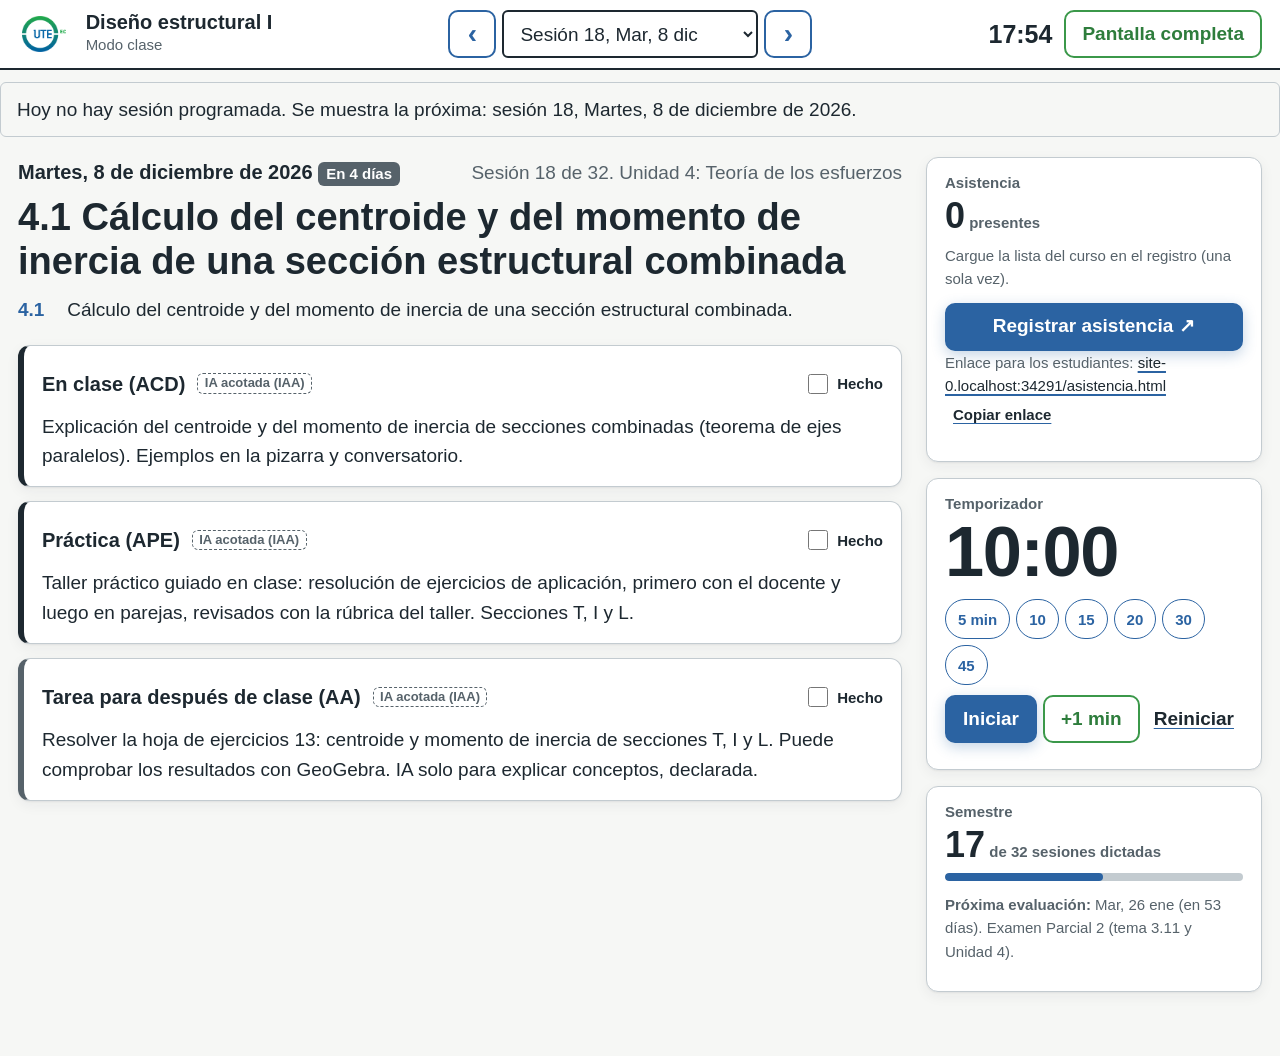
<file: clase.html>
<!doctype html>
<html lang="es-EC">
<head>
  <meta charset="utf-8">
  <meta name="viewport" content="width=device-width, initial-scale=1, viewport-fit=cover">
  <title>Modo clase: Diseño estructural I (UTE)</title>
  <meta name="robots" content="noindex">
  <link rel="icon" href="data:image/svg+xml,%3Csvg xmlns='http://www.w3.org/2000/svg' viewBox='0 0 32 32'%3E%3Ccircle cx='16' cy='16' r='13' fill='none' stroke='%23A8391F' stroke-width='3'/%3E%3Cpath d='M16 9v8l5 3' stroke='%23A8391F' stroke-width='3' fill='none' stroke-linecap='round'/%3E%3C/svg%3E">
  <link rel="stylesheet" href="estilo.css">
  <link rel="apple-touch-icon" href="icono-curso-180.png">
  <meta name="apple-mobile-web-app-capable" content="yes">
  <meta name="mobile-web-app-capable" content="yes">
</head>
<body class="pagina-clase">
  <a class="saltar" href="#sesion">Saltar a la sesión</a>

  <header class="barra">
    <img class="barra__logo" src="logo-ute.png" alt="Universidad UTE" width="49" height="40">
    <div class="barra__curso">
      <p class="barra__titulo">Diseño estructural I</p>
      <p class="barra__sub">Modo clase</p>
    </div>
    <nav class="barra__nav" aria-label="Elegir sesión">
      <button class="boton boton--icono" type="button" id="anterior" aria-label="Sesión anterior" title="Sesión anterior (flecha izquierda)">‹</button>
      <label class="solo-lector" for="elegir">Sesión</label>
      <select class="campo campo--select" id="elegir"></select>
      <button class="boton boton--icono" type="button" id="siguiente" aria-label="Sesión siguiente" title="Sesión siguiente (flecha derecha)">›</button>
    </nav>
    <div class="barra__acciones">
      <p class="reloj" id="reloj" aria-label="Hora actual">--:--</p>
      <button class="boton boton--secundario" type="button" id="completa">Pantalla completa</button>
    </div>
  </header>

  <div id="error-datos" class="aviso aviso--error barra-aviso" hidden></div>
  <p class="aviso aviso--suave barra-aviso" id="aviso-dia" hidden></p>

  <main class="clase" id="contenido">
    <section class="clase__sesion" id="sesion" aria-live="polite">
      <p class="rotulo__cargando">Cargando la sesión…</p>
    </section>

    <aside class="clase__lateral" aria-label="Herramientas de la clase">
      <section class="panel" aria-labelledby="asis-titulo">
        <h2 id="asis-titulo" class="panel__titulo">Asistencia</h2>
        <p class="panel__cifra"><span id="asis-cuenta">0</span><span class="panel__unidad" id="asis-de"> presentes</span></p>
        <p class="aviso aviso--importante aviso--mini" id="asis-pendiente" hidden></p>
        <p class="nota" id="asis-envio"></p>
        <a class="boton boton--primario boton--ancho" id="abrir-asistencia" href="registro.html" target="_blank" rel="noopener">Registrar asistencia <span class="solo-lector">(se abre en una pestaña nueva)</span><span aria-hidden="true">↗</span></a>
        <p class="nota">Enlace para los estudiantes: <a id="enlace-alumnos" href="asistencia.html">asistencia.html</a> <button class="boton boton--texto boton--mini" type="button" id="copiar-enlace">Copiar enlace</button></p>
      </section>

      <section class="panel" aria-labelledby="temp-titulo">
        <h2 id="temp-titulo" class="panel__titulo">Temporizador</h2>
        <p class="temporizador" id="temp-pantalla" role="timer" aria-live="off">10:00</p>
        <p class="solo-lector" id="temp-aviso" aria-live="assertive"></p>
        <div class="temp-presets" role="group" aria-label="Duración">
          <button class="chip" type="button" data-min="5">5 min</button>
          <button class="chip" type="button" data-min="10">10</button>
          <button class="chip" type="button" data-min="15">15</button>
          <button class="chip" type="button" data-min="20">20</button>
          <button class="chip" type="button" data-min="30">30</button>
          <button class="chip" type="button" data-min="45">45</button>
        </div>
        <div class="temp-controles">
          <button class="boton boton--primario" type="button" id="temp-iniciar">Iniciar</button>
          <button class="boton boton--secundario" type="button" id="temp-mas">+1 min</button>
          <button class="boton boton--texto" type="button" id="temp-reiniciar">Reiniciar</button>
        </div>
      </section>

      <section class="panel" aria-labelledby="avance-titulo">
        <h2 id="avance-titulo" class="panel__titulo">Semestre</h2>
        <div id="avance"></div>
      </section>
    </aside>
  </main>


  <script src="qr-comun.js"></script>
  <script src="clase.js"></script>
</body>
</html>
</file>
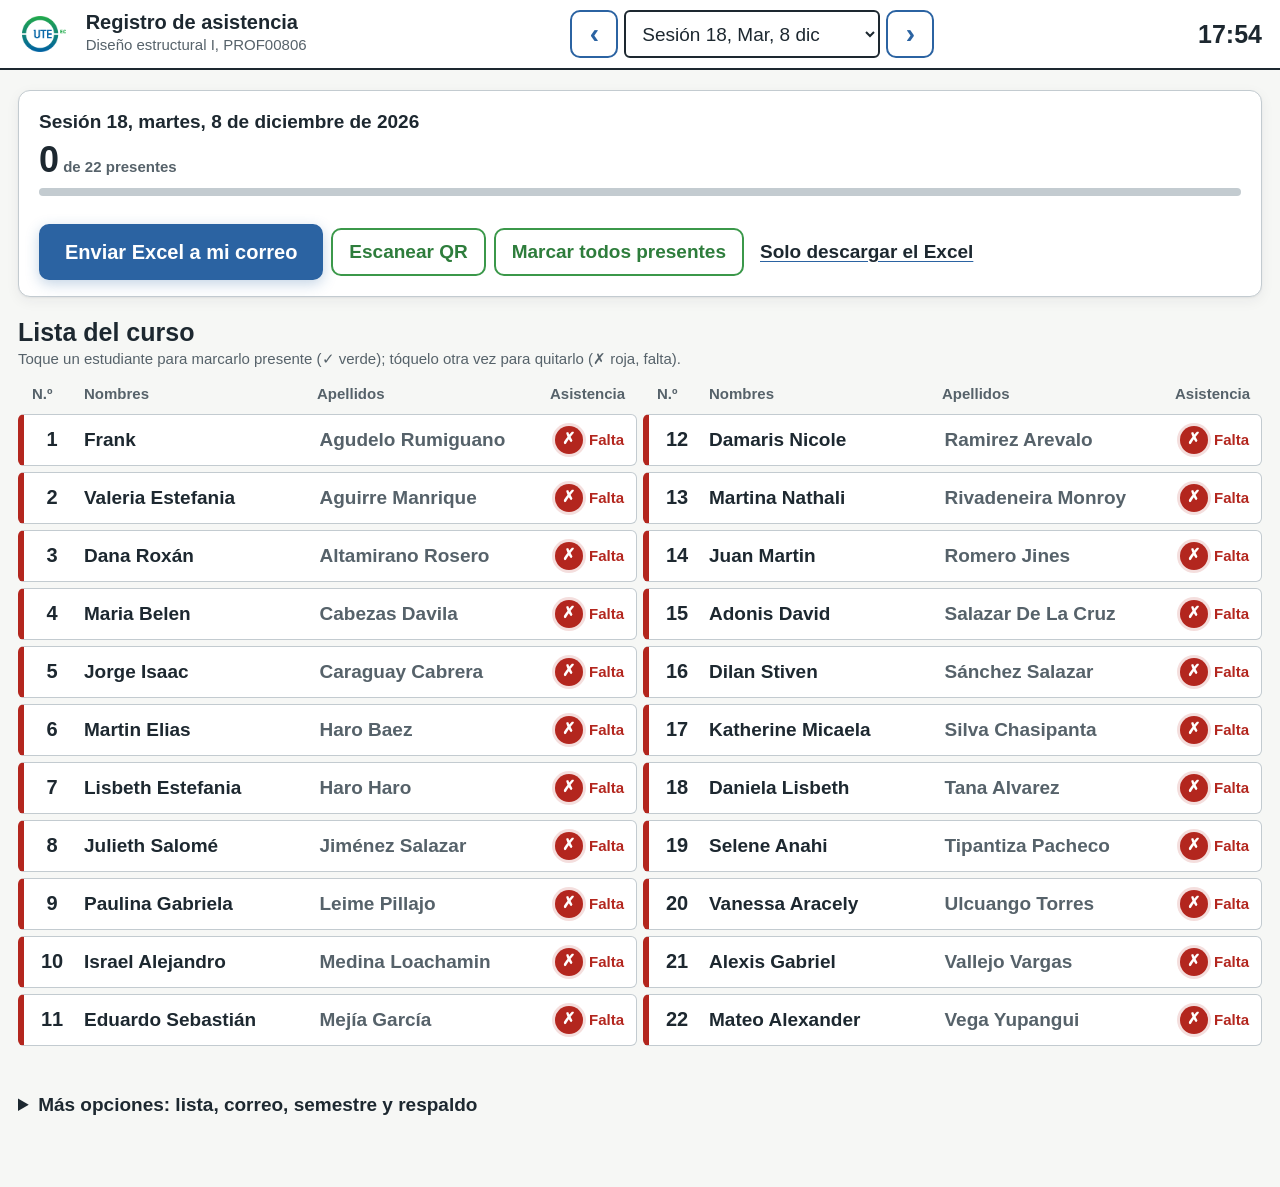
<file: registro.html>
<!doctype html>
<html lang="es-EC">
<head>
  <meta charset="utf-8">
  <meta name="viewport" content="width=device-width, initial-scale=1, viewport-fit=cover">
  <title>Registro de asistencia: Diseño estructural I (UTE)</title>
  <meta name="robots" content="noindex">
  <link rel="icon" href="data:image/svg+xml,%3Csvg xmlns='http://www.w3.org/2000/svg' viewBox='0 0 32 32'%3E%3Crect x='4' y='4' width='24' height='24' rx='4' fill='none' stroke='%232D6A3E' stroke-width='3'/%3E%3Cpath d='M10 16l4 4 8-9' stroke='%232D6A3E' stroke-width='3' fill='none' stroke-linecap='round'/%3E%3C/svg%3E">
  <link rel="stylesheet" href="estilo.css">
  <link rel="manifest" href="app-registro.webmanifest">
  <link rel="apple-touch-icon" href="icono-registro-180.png">
  <meta name="apple-mobile-web-app-capable" content="yes">
  <meta name="mobile-web-app-capable" content="yes">
  <script>if ("serviceWorker" in navigator && window.isSecureContext) navigator.serviceWorker.register("sw.js").catch(function () {});</script>
</head>
<body class="pagina-clase pagina-registro">
  <a class="saltar" href="#lista">Saltar a la lista</a>

  <header class="barra">
    <img class="barra__logo" src="logo-ute.png" alt="Universidad UTE" width="49" height="40">
    <div class="barra__curso">
      <p class="barra__titulo">Registro de asistencia</p>
      <p class="barra__sub">Diseño estructural I, PROF00806</p>
    </div>
    <nav class="barra__nav" aria-label="Elegir sesión">
      <button class="boton boton--icono" type="button" id="anterior" aria-label="Sesión anterior">‹</button>
      <label class="solo-lector" for="elegir">Sesión</label>
      <select class="campo campo--select" id="elegir"></select>
      <button class="boton boton--icono" type="button" id="siguiente" aria-label="Sesión siguiente">›</button>
    </nav>
    <div class="barra__acciones">
      <p class="reloj" id="reloj">--:--</p>
    </div>
  </header>

  <div id="error-datos" class="aviso aviso--error barra-aviso" hidden></div>

  <main class="reg" id="contenido">
    <section class="reg__resumen" aria-label="Resumen de la sesión">
      <div class="reg__cifras">
        <p class="reg__fecha" id="reg-fecha"></p>
        <p class="panel__cifra"><span id="cuenta">0</span><span class="panel__unidad" id="cuenta-de"> presentes</span></p>
        <div class="barra-avance" id="barra" role="progressbar" aria-valuemin="0" aria-valuemax="100" aria-label="Porcentaje de asistencia"><span></span></div>
        <p class="reg__envio" id="estado-envio" aria-live="polite"></p>
      </div>
      <div class="reg__acciones">
        <button class="boton boton--primario boton--grande" type="button" id="enviar">Enviar Excel a mi correo</button>
        <button class="boton boton--secundario" type="button" id="escanear" aria-expanded="false" aria-controls="panel-escaner">Escanear QR</button>
        <button class="boton boton--secundario" type="button" id="todos">Marcar todos presentes</button>
        <button class="boton boton--texto" type="button" id="descargar">Solo descargar el Excel</button>
      </div>
    </section>

    <section class="aviso aviso--importante" id="sin-lista" hidden aria-labelledby="sin-lista-titulo">
      <h2 id="sin-lista-titulo">Cargue la lista del curso</h2>
      <p>Hágalo una sola vez. La lista se guarda <strong>solo en este navegador</strong>; no se sube a internet.</p>
      <label class="campo__etiqueta" for="pegar-lista">Pegue la lista (un estudiante por línea: número y nombre)</label>
      <textarea class="campo campo--area" id="pegar-lista" rows="8" placeholder="1	APELLIDO/APELLIDO, NOMBRES&#10;2	APELLIDO/APELLIDO, NOMBRES&#10;…"></textarea>
      <div class="reg__fila-botones">
        <button class="boton boton--primario" type="button" id="guardar-lista">Guardar la lista</button>
        <label class="boton boton--secundario boton--archivo">O cargar un archivo CSV
          <input type="file" id="archivo-lista" accept=".csv,.txt,text/csv,text/plain" class="solo-lector">
        </label>
      </div>
    </section>

    <section class="escaner-lateral" id="panel-escaner" hidden aria-label="Escáner de códigos QR">
      <div class="escaner__visor" id="visor">
        <video id="video" playsinline muted></video>
        <div class="escaner__marco" aria-hidden="true"></div>
        <p class="escaner__estado" id="cam-estado">Cámara apagada</p>
      </div>
      <div class="escaner__controles">
        <label class="solo-lector" for="cam-lista">Cámara</label>
        <select class="campo campo--select" id="cam-lista" hidden></select>
        <label class="boton boton--verde boton--archivo" id="foto-qr-boton">Tomar foto del QR
          <input type="file" id="foto-qr" accept="image/*" capture="environment" class="solo-lector">
        </label>
      </div>
      <p class="nota" id="foto-qr-ayuda">Si la cámara en vivo no se enciende (por ejemplo, dentro del visor de Claude), use «Tomar foto del QR»: en el celular se abre la cámara; en la laptop puede elegir una foto o captura del código.</p>
      <div class="ultimo" id="ultimo" aria-live="assertive" aria-atomic="true">
        <p class="ultimo__etiqueta">Último escaneo</p>
        <p class="ultimo__nombre" id="ultimo-nombre">Esperando el primer código…</p>
        <p class="ultimo__detalle" id="ultimo-detalle"></p>
        <div class="ultimo__opciones" id="ultimo-opciones"></div>
      </div>
    </section>

    <section class="reg__lista" aria-labelledby="lista-titulo">
      <div class="reg__lista-cabeza">
        <h2 id="lista-titulo">Lista del curso</h2>
      </div>
      <p class="nota">Toque un estudiante para marcarlo presente (✓ verde); tóquelo otra vez para quitarlo (✗ roja, falta).</p>
      <div class="alumnos__cabecera" aria-hidden="true"><span class="fila"><span>N.º</span><span>Nombres</span><span>Apellidos</span><span>Asistencia</span></span><span class="fila fila--2"><span>N.º</span><span>Nombres</span><span>Apellidos</span><span>Asistencia</span></span></div>
      <ol class="alumnos" id="lista"></ol>
      <div id="fuera" class="aviso aviso--suave" hidden>
        <h3>Por resolver: escaneados que no coinciden con la lista</h3>
        <p class="nota">Asigne cada uno al estudiante correcto; si no corresponde a nadie, puede quitarlo o dejarlo: en el Excel aparecerá aparte y no cuenta en el porcentaje.</p>
        <ul class="lista-asis" id="lista-fuera"></ul>
      </div>
    </section>

    <details class="politica reg__herramientas">
      <summary>Más opciones: lista, correo, semestre y respaldo</summary>
      <div class="herramientas">
        <label class="campo__etiqueta" for="correo">Correo al que se envía el Excel</label>
        <input class="campo" id="correo" type="email" autocomplete="email">
        <button class="boton boton--secundario" type="button" id="exp-semestre">Descargar Excel del semestre</button>
        <button class="boton boton--secundario" type="button" id="exp-respaldo">Descargar respaldo completo</button>
        <label class="boton boton--texto boton--archivo">Restaurar un respaldo
          <input type="file" id="restaurar" accept=".json,application/json" class="solo-lector">
        </label>
        <button class="boton boton--secundario" type="button" id="cambiar-lista">Reemplazar la lista del curso</button>
        <button class="boton boton--peligro" type="button" id="borrar-sesion">Borrar la asistencia de esta sesión</button>
        <p class="nota">Todo se guarda solo en este navegador. Envíe o descargue el Excel al terminar cada clase.</p>
      </div>
    </details>
  </main>

  <script src="jsQR-1.4.0.js"></script>
  <script src="guardar.js"></script>
  <script src="qr-comun.js"></script>
  <script src="xlsx-mini.js"></script>
  <script src="asistencia-excel.js"></script>
  <script src="lista-curso.js"></script>
  <script src="registro.js"></script>
</body>
</html>
</file>
<file: estilo.css>
/* Diseño estructural I: Teoría de las estructuras
   Lenguaje visual del plano estructural: papel de plano, tinta de acero,
   rótulo (cajetín) para lo próximo, burbujas de eje para las unidades
   y color minio (imprimante anticorrosivo) como único acento. */

:root {
  --papel: #f6f7f5;
  --superficie: #ffffff;
  --tinta: #1d2830;
  --galvanizado: #56626a;
  --cota: #c3cbd0;
  --minio: #2B63A2;
  --minio-suave: #e8eff8;
  --azul: #2B63A2;
  --azul-oscuro: #224f82;
  --verde: #3B984A;
  --verde-texto: #2E7D3C;
  --verde-suave: #e5f2e7;
  --rojo: #b3261e;
  --rojo-suave: #fbe9e7;
  --ambar: #a86400;
  --ambar-suave: #fdf1dc;
  --foco: #1f5e8c;
  --ok: #2d6a3e;
  --ok-suave: #e3f0e6;
  --alerta: #8a5a00;
  --alerta-suave: #fbf0d9;
  --sombra: 0 1px 2px rgba(29, 40, 48, 0.06), 0 4px 14px rgba(29, 40, 48, 0.06);

  --fuente: "Avenir Next", "Segoe UI", "Helvetica Neue", Roboto, Arial, sans-serif;
  --fuente-titulo: "Avenir Next Condensed", "Arial Narrow", "Roboto Condensed", "Segoe UI", sans-serif;

  --t-1: 0.875rem;
  --t0: 1.0625rem;
  --t1: 1.25rem;
  --t2: 1.5625rem;
  --t3: 2.25rem;

  --ancho: 44rem;
  --radio: 6px;
  --radio-g: 12px;

  box-sizing: border-box;
  padding-top: env(safe-area-inset-top, 0px);
  padding-bottom: env(safe-area-inset-bottom, 0px);
  color-scheme: light dark;
}

@media (prefers-color-scheme: dark) {
  :root:not([data-theme="light"]) {
    --papel: #151c21;
    --superficie: #1c252b;
    --tinta: #e4e9ec;
    --galvanizado: #a3aeb5;
    --cota: #3b4850;
    --minio: #8db8ea;
    --minio-suave: #1a2a3d;
    --azul: #4f86c6;
    --azul-oscuro: #3a6fae;
    --verde: #3B984A;
    --verde-texto: #8fd19c;
    --verde-suave: #1d3322;
    --rojo: #f2b8b5;
    --rojo-suave: #3b1f1d;
    --ambar: #f0c060;
    --ambar-suave: #3a2f17;
    --foco: #8cc2ea;
    --ok: #7fcf93;
    --ok-suave: #1f3326;
    --alerta: #f0c060;
    --alerta-suave: #3a2f17;
    --sombra: none;
  }
}
:root[data-theme="dark"] {
  --ok: #7fcf93;
  --ok-suave: #1f3326;
  --alerta: #f0c060;
  --alerta-suave: #3a2f17;
  --sombra: none;
  --papel: #151c21;
  --superficie: #1c252b;
  --tinta: #e4e9ec;
  --galvanizado: #a3aeb5;
  --cota: #3b4850;
  --minio: #8db8ea;
  --minio-suave: #1a2a3d;
  --azul: #4f86c6;
  --azul-oscuro: #3a6fae;
  --verde: #3B984A;
  --verde-texto: #8fd19c;
  --verde-suave: #1d3322;
  --rojo: #f2b8b5;
  --rojo-suave: #3b1f1d;
  --ambar: #f0c060;
  --ambar-suave: #3a2f17;
  --foco: #8cc2ea;
}

*, *::before, *::after { box-sizing: border-box; }

html { scroll-padding-top: calc(env(safe-area-inset-top, 0px) + 1rem); -webkit-text-size-adjust: 100%; }

body {
  margin: 0;
  background: var(--papel);
  color: var(--tinta);
  font-family: var(--fuente);
  font-size: var(--t0);
  line-height: 1.55;
  overflow-wrap: break-word;
}

main, .cabecera, .pie { max-width: var(--ancho); margin-inline: auto; padding-inline: 1.125rem; }

a { color: var(--tinta); text-decoration-color: var(--minio); text-decoration-thickness: 2px; text-underline-offset: 3px; }
a:hover { color: var(--minio); }

:focus-visible { outline: 3px solid var(--foco); outline-offset: 3px; border-radius: var(--radio); }

h2 {
  font-family: var(--fuente-titulo);
  font-size: var(--t2);
  font-weight: 700;
  line-height: 1.2;
  margin: 0 0 0.75rem;
}

p { margin: 0 0 0.75rem; }

.solo-lector {
  position: absolute; width: 1px; height: 1px; padding: 0; margin: -1px;
  overflow: hidden; clip: rect(0 0 0 0); white-space: nowrap; border: 0;
}

.saltar { position: absolute; left: 1rem; top: -4rem; background: var(--superficie); padding: 0.5rem 0.75rem; z-index: 10; }
.saltar:focus { top: calc(env(safe-area-inset-top, 0px) + 0.5rem); }

/* Cabecera */
.cabecera { padding-top: 1.75rem; padding-bottom: 1.25rem; }
.cabecera__inst { font-size: var(--t-1); color: var(--galvanizado); margin-bottom: 0.25rem; }
.cabecera__titulo {
  font-family: var(--fuente-titulo);
  font-size: var(--t3);
  line-height: 1.05;
  font-weight: 700;
  letter-spacing: -0.01em;
  margin: 0 0 0.5rem;
}
.cabecera__sub { display: block; font-weight: 400; color: var(--galvanizado); }
.cabecera__meta { font-size: var(--t-1); color: var(--galvanizado); margin: 0; }

/* Rótulo: el cajetín de un plano, el elemento que se recuerda */
.rotulo {
  display: grid;
  grid-template-columns: 1fr;
  border: 2px solid var(--tinta);
  background: var(--superficie);
  box-shadow: var(--sombra);
  margin-bottom: 1.25rem;
}
.rotulo__celda { padding: 0.875rem 1rem 1rem; }
.rotulo__celda + .rotulo__celda { border-top: 1px solid var(--tinta); }
.rotulo__celda--principal { border-left: 6px solid var(--minio); }
.rotulo__etiqueta { font-size: var(--t-1); color: var(--galvanizado); margin: 0 0 0.25rem; font-weight: 600; }
.rotulo__fecha { font-size: var(--t1); font-weight: 700; margin: 0 0 0.25rem; }
.rotulo__fecha--hoy { color: var(--minio); }
.rotulo__tema { margin: 0 0 0.5rem; }
.rotulo__detalle { font-size: var(--t-1); color: var(--galvanizado); margin: 0 0 0.5rem; }
.rotulo__cargando { color: var(--galvanizado); margin: 0; }
.rotulo__pie {
  grid-column: 1 / -1;
  border-top: 1px solid var(--tinta);
  margin: 0;
  padding: 0.375rem 1rem;
  font-size: var(--t-1);
  color: var(--galvanizado);
}

@media (min-width: 40rem) {
  .rotulo { grid-template-columns: 3fr 2fr; }
  .rotulo__celda + .rotulo__celda { border-top: 0; border-left: 1px solid var(--tinta); }
}

/* Accesos rápidos */
.accesos { display: grid; grid-template-columns: repeat(auto-fit, minmax(6.25rem, 1fr)); gap: 0.5rem; margin-bottom: 1rem; }
.acceso {
  display: flex;
  flex-direction: column;
  justify-content: center;
  min-height: 3rem;
  padding: 0.5rem;
  text-align: center;
  border: 1px solid var(--cota);
  border-radius: var(--radio);
  background: var(--superficie);
  text-decoration: none;
}
.acceso:hover { border-color: var(--minio); color: var(--tinta); }
.acceso__titulo { display: block; font-weight: 700; font-size: 0.9375rem; overflow-wrap: normal; hyphens: none; }
@media (min-width: 34rem) { .acceso__titulo { font-size: var(--t0); } }
.acceso__texto { display: none; font-size: var(--t-1); color: var(--galvanizado); }
@media (min-width: 34rem) { .acceso { padding: 0.75rem 1rem; text-align: left; } .acceso__texto { display: block; } }
.rotulo { margin-bottom: 2rem; }

/* Secciones */
.seccion { padding-top: 1.5rem; margin-bottom: 2rem; border-top: 1px solid var(--cota); }
.seccion__intro { color: var(--galvanizado); }
.nota { font-size: var(--t-1); color: var(--galvanizado); }

/* Unidades: burbuja de eje y línea de eje (trazo y punto) */
.unidad { margin-bottom: 0.75rem; }
.unidad > summary {
  display: flex;
  align-items: center;
  gap: 0.75rem;
  cursor: pointer;
  list-style: none;
  padding: 0.5rem 0;
  min-height: 3rem;
  font-weight: 700;
  line-height: 1.3;
}
.unidad > summary::-webkit-details-marker { display: none; }
.unidad > summary::after { content: "Ver"; margin-left: auto; font-size: var(--t-1); font-weight: 600; color: var(--galvanizado); }
.unidad[open] > summary::after { content: "Ocultar"; }
.eje {
  flex: 0 0 auto;
  display: inline-grid;
  place-items: center;
  width: 2.5rem;
  height: 2.5rem;
  border: 2px solid var(--tinta);
  border-radius: 50%;
  font-family: var(--fuente-titulo);
  font-size: var(--t1);
  background: var(--superficie);
}
.unidad--actual .eje { border-color: var(--minio); color: var(--minio); }
.unidad__cuerpo {
  margin-left: 1.25rem;
  padding: 0.25rem 0 0.25rem 1.25rem;
  background-image: repeating-linear-gradient(to bottom, var(--galvanizado) 0 14px, transparent 14px 18px, var(--galvanizado) 18px 20px, transparent 20px 24px);
  background-size: 1px 100%;
  background-repeat: no-repeat;
}
.unidad > summary { flex-wrap: wrap; }
.unidad > summary > span:not(.eje) { min-width: 0; flex: 1 1 12rem; }
.unidad__rango { font-size: var(--t-1); color: var(--galvanizado); font-weight: 400; display: block; }

/* Sesión */
.sesion {
  background: var(--superficie);
  border: 1px solid var(--cota);
  border-radius: var(--radio-g);
  box-shadow: var(--sombra);
  padding: 0.875rem 1rem;
  margin-bottom: 0.75rem;
}
.sesion--proxima { border: 2px solid var(--minio); }
.sesion--pasada { opacity: 0.78; }
.sesion__cabeza > * { min-width: 0; }
.sesion__cabeza { display: flex; flex-wrap: wrap; align-items: baseline; gap: 0.25rem 0.75rem; margin-bottom: 0.375rem; }
.sesion__fecha { font-weight: 700; margin: 0; }
.sesion__num { font-size: var(--t-1); color: var(--galvanizado); margin: 0; }
.marca {
  display: inline-block;
  font-size: var(--t-1);
  font-weight: 700;
  padding: 0 0.5rem;
  border-radius: var(--radio);
  background: var(--minio);
  color: var(--superficie);
}
.sesion__tema { margin-bottom: 0.625rem; }
.sesion__eval, .sesion__hito {
  font-size: var(--t-1);
  padding: 0.5rem 0.75rem;
  margin: 0 0 0.625rem;
  border-radius: var(--radio);
}
.sesion__eval { background: var(--minio-suave); border-left: 4px solid var(--minio); }
.sesion__hito { border-left: 4px solid var(--galvanizado); background: var(--papel); }
.actividades { margin: 0; }
.actividad { margin: 0 0 0.625rem; }
.actividad dt { font-weight: 700; font-size: var(--t-1); display: flex; flex-wrap: wrap; gap: 0.25rem 0.5rem; align-items: center; }
.actividad dd { margin: 0.125rem 0 0; font-size: var(--t-1); line-height: 1.5; }
.sesion__nota { font-size: var(--t-1); font-style: italic; color: var(--galvanizado); margin: 0; }

.ia {
  display: inline-block;
  font-size: 0.8125rem;
  font-weight: 600;
  line-height: 1.4;
  padding: 0 0.4rem;
  border: 1px solid var(--galvanizado);
  border-radius: var(--radio);
  color: var(--galvanizado);
}
.ia--IANP { border-style: solid; }
.ia--IAA { border-style: dashed; }
.ia--IAAD { border-color: var(--tinta); color: var(--tinta); }

.evento { border-style: dashed; }

/* Lecturas */
.campo__etiqueta { display: block; font-weight: 700; margin-bottom: 0.375rem; }
.campo {
  width: 100%;
  font: inherit;
  padding: 0.625rem 0.75rem;
  min-height: 3rem;
  border: 2px solid var(--tinta);
  border-radius: var(--radio);
  background: var(--superficie);
  color: var(--tinta);
}
.campo__ayuda { font-size: var(--t-1); color: var(--galvanizado); margin: 0.375rem 0 0.75rem; }
.recursos { list-style: none; padding: 0; margin: 0 0 0.75rem; }
.recurso {
  background: var(--superficie);
  border: 1px solid var(--cota);
  border-radius: var(--radio-g);
  box-shadow: var(--sombra);
  padding: 0.75rem 1rem;
  margin-bottom: 0.5rem;
}
.recurso__ref { margin: 0 0 0.375rem; }
.recurso__datos { display: flex; flex-wrap: wrap; gap: 0.25rem 0.75rem; font-size: var(--t-1); color: var(--galvanizado); margin: 0; }
.acceso-tag { font-weight: 700; color: var(--tinta); }
.acceso-tag--pendiente { color: var(--minio); }

/* Contacto */
.tarjeta {
  background: var(--superficie);
  border: 1px solid var(--cota);
  border-radius: var(--radio-g);
  box-shadow: var(--sombra);
  padding: 1rem;
  margin-bottom: 0.75rem;
}
.tarjeta__horario { font-size: var(--t1); font-weight: 700; margin-bottom: 0.25rem; }
.canales { list-style: none; padding: 0; margin: 0; }
.canales li { padding: 0.625rem 0; border-top: 1px solid var(--cota); }
.canales li:first-child { border-top: 0; }
.canales a { display: inline-block; min-height: 2.75rem; padding-top: 0.5rem; font-weight: 700; }
.canal__detalle { display: block; font-size: var(--t-1); color: var(--galvanizado); }

/* Tareas */
.aviso { border-radius: var(--radio); padding: 0.75rem 1rem; margin-bottom: 1rem; }
.aviso p:last-child { margin-bottom: 0; }
.aviso--importante { border: 2px solid var(--minio); background: var(--minio-suave); }
.aviso--error { border: 2px solid var(--minio); background: var(--superficie); }
.grupo-tareas { margin-bottom: 1rem; }
.grupo-tareas h3 { font-size: var(--t0); margin: 0 0 0.5rem; }
.tarea {
  display: grid;
  grid-template-columns: auto minmax(0, 1fr);
  gap: 0.75rem;
  align-items: start;
  padding: 0.625rem 0.75rem;
  border: 1px solid var(--cota);
  border-radius: var(--radio);
  background: var(--superficie);
  margin-bottom: 0.5rem;
  cursor: pointer;
}
.tarea input { width: 1.375rem; height: 1.375rem; margin: 0.125rem 0 0; accent-color: var(--minio); }
.tarea__texto { font-size: var(--t-1); }
.tarea__cuando { display: block; font-weight: 700; font-size: var(--t-1); }
.tarea:has(input:checked) .tarea__texto { color: var(--galvanizado); }

.boton {
  font: inherit;
  font-weight: 700;
  min-height: 3rem;
  padding: 0.5rem 1rem;
  border-radius: var(--radio);
  cursor: pointer;
}
.boton--secundario { background: var(--superficie); color: var(--tinta); border: 2px solid var(--tinta); }

/* Políticas */
.tabla-marco { overflow-x: auto; margin-bottom: 1rem; }
table { border-collapse: collapse; width: 100%; min-width: 20rem; font-size: var(--t-1); background: var(--superficie); }
caption { text-align: left; font-weight: 700; padding-bottom: 0.375rem; }
th, td { border: 1px solid var(--cota); padding: 0.5rem; text-align: left; vertical-align: top; }
thead th { border-bottom: 2px solid var(--tinta); }
td.num, th.num { text-align: right; }
.politica { margin-bottom: 0.75rem; }
.politica > summary { cursor: pointer; font-weight: 700; padding: 0.5rem 0; min-height: 2.75rem; }
.politica p, .politica li { font-size: var(--t-1); }
.cita { border-left: 3px solid var(--cota); padding-left: 0.875rem; }

/* Pie */
.pie { padding-top: 1.25rem; padding-bottom: 2.5rem; border-top: 1px solid var(--cota); font-size: var(--t-1); color: var(--galvanizado); }

@media (prefers-reduced-motion: reduce) {
  html { scroll-behavior: auto; }
}
@media (prefers-reduced-motion: no-preference) {
  html { scroll-behavior: smooth; }
}

@media print {
  .accesos, #tareas, .saltar { display: none; }
  .unidad__cuerpo { background: none; }
  details > * { display: block; }
}

/* ================================================================
   Sitio público: línea del semestre (una línea de cota del plano)
   ================================================================ */
.semestre { margin-bottom: 1.75rem; }
.semestre__cabeza { display: flex; flex-wrap: wrap; align-items: baseline; justify-content: space-between; gap: 0.25rem 1rem; margin-bottom: 0.5rem; }
.semestre__titulo { font-weight: 700; margin: 0; }
.semestre__dato { font-size: var(--t-1); color: var(--galvanizado); margin: 0; }
.barra-avance { height: 8px; border-radius: 99px; background: var(--cota); overflow: hidden; margin: 0.25rem 0 0.75rem; }
.barra-avance > span { display: block; height: 100%; background: var(--minio); border-radius: 99px; }
.cota { overflow-x: auto; padding-bottom: 0.5rem; scrollbar-width: thin; }
.cota__lista {
  display: flex; align-items: flex-end; gap: 0; list-style: none; margin: 0; padding: 1.5rem 0.75rem 0;
  position: relative; min-width: max-content;
}
.cota__lista::before { /* la línea de cota */
  content: ""; position: absolute; left: 0.75rem; right: 0.75rem; bottom: 1.4rem; border-top: 1.5px solid var(--tinta);
}
.cota__item { position: relative; display: flex; flex-direction: column; align-items: center; }
.cota__item--corte { margin-left: 0.875rem; }
.cota__enlace {
  display: flex; flex-direction: column; align-items: center; justify-content: flex-end;
  width: 1.5rem; height: 3.25rem; text-decoration: none; color: var(--galvanizado); font-size: 0.6875rem; border-radius: var(--radio);
}
.cota__tick { width: 1.5px; height: 0.875rem; background: var(--tinta); margin-bottom: 0.9rem; transition: height 0.15s ease; }
.cota__num { position: absolute; bottom: 0; font-variant-numeric: tabular-nums; }
.cota__item--eval .cota__tick { width: 0.625rem; height: 0.625rem; background: var(--minio); transform: rotate(45deg); margin-bottom: 1.05rem; }
.cota__item--pasada .cota__tick { background: var(--galvanizado); }
.cota__item--pasada.cota__item--eval .cota__tick { background: var(--galvanizado); }
.cota__item--proxima .cota__tick { height: 1.75rem; width: 3px; background: var(--minio); }
.cota__item--proxima.cota__item--eval .cota__tick { width: 0.875rem; height: 0.875rem; }
.cota__item--proxima .cota__num { color: var(--minio); font-weight: 700; }
.cota__enlace:hover .cota__tick { height: 1.5rem; }
.cota__unidad { position: absolute; top: -1.35rem; left: 0; font-size: 0.6875rem; font-weight: 700; white-space: nowrap; color: var(--tinta); }
.cota__leyenda { display: flex; flex-wrap: wrap; gap: 0.25rem 1rem; font-size: var(--t-1); color: var(--galvanizado); margin: 0.25rem 0 0; padding: 0; list-style: none; }
.cota__leyenda span { display: inline-block; vertical-align: middle; margin-right: 0.375rem; }
.ley-eval { width: 0.55rem; height: 0.55rem; background: var(--minio); transform: rotate(45deg); }
.ley-prox { width: 3px; height: 0.9rem; background: var(--minio); }

.preparar { margin: 0.5rem 0; padding: 0.5rem 0.75rem; border-radius: var(--radio); background: var(--papel); font-size: var(--t-1); }
.preparar strong { display: block; }

.filtro { margin-bottom: 1rem; }
.cronograma-vacio { color: var(--galvanizado); }

/* ================================================================
   Controles comunes
   ================================================================ */
.boton { display: inline-flex; align-items: center; justify-content: center; gap: 0.375rem; text-decoration: none; line-height: 1.2; }
.boton--primario { background: var(--tinta); color: var(--papel); border: 2px solid var(--tinta); }
.boton--primario:hover { background: var(--minio); border-color: var(--minio); color: #fff; }
.boton--texto { background: transparent; border: 0; color: var(--tinta); text-decoration: underline; text-decoration-color: var(--minio); text-underline-offset: 3px; padding-inline: 0.5rem; }
.boton--peligro { background: var(--superficie); color: var(--minio); border: 2px solid var(--minio); }
.boton--icono { width: 3rem; padding: 0; font-size: 1.75rem; background: var(--superficie); color: var(--tinta); border: 2px solid var(--cota); }
.boton--icono:disabled { opacity: 0.35; cursor: default; }
.boton--ancho { width: 100%; }
.boton--mini { min-height: 2.25rem; font-size: var(--t-1); padding: 0.25rem 0.5rem; }
.boton--archivo { position: relative; cursor: pointer; }
.boton--archivo:focus-within { outline: 3px solid var(--foco); outline-offset: 3px; }
.chip { font: inherit; font-size: var(--t-1); font-weight: 600; min-height: 2.5rem; padding: 0.25rem 0.75rem; border-radius: 99px; border: 1px solid var(--cota); background: var(--superficie); color: var(--tinta); cursor: pointer; }
.chip:hover { border-color: var(--minio); }
.campo--select { width: auto; max-width: 100%; min-height: 3rem; }
.campo--codigo { font-family: ui-monospace, "SFMono-Regular", Consolas, monospace; letter-spacing: 0.06em; text-transform: uppercase; }
.campo[aria-invalid="true"] { border-color: var(--minio); }
.campo__error { color: var(--minio); font-size: var(--t-1); font-weight: 600; margin: -0.25rem 0 0.75rem; min-height: 0; }
.campo__error:empty { display: none; }
.aviso--suave { border: 1px solid var(--cota); background: var(--papel); }
.aviso--mini { font-size: var(--t-1); padding: 0.5rem 0.75rem; }
.marca--gris { background: var(--galvanizado); }

/* ================================================================
   Página del estudiante: su QR
   ================================================================ */
.cabecera--compacta { padding-top: 1.25rem; padding-bottom: 0.75rem; }
.cabecera__titulo--pequeno { font-size: var(--t2); }
.tarjeta--form h2 { margin-top: 0; }
.tarjeta--form .campo { margin-bottom: 0.5rem; }
.tarjeta--form .boton--primario { width: 100%; }
.qr-marco {
  background: #ffffff; color: #111; border-radius: var(--radio-g); padding: 1rem 1rem 1.25rem;
  display: flex; flex-direction: column; align-items: center; box-shadow: var(--sombra); border: 1px solid var(--cota);
}
.qr-marco canvas { image-rendering: pixelated; max-width: 100%; height: auto; }
.qr-nombre { font-size: var(--t1); font-weight: 700; text-align: center; margin: 0.5rem 0 0; color: #111; }
.qr-codigo { font-family: ui-monospace, "SFMono-Regular", Consolas, monospace; letter-spacing: 0.08em; margin: 0; color: #333; }
.qr-instruccion { margin-top: 1rem; }
.qr-acciones { display: flex; flex-wrap: wrap; gap: 0.5rem; margin-bottom: 0.5rem; }

/* ================================================================
   Modo clase (laptop y proyector)
   ================================================================ */
.pagina-clase { --t0: 1.125rem; }
@media (min-width: 64rem) { .pagina-clase { --t0: 1.1875rem; --t-1: 0.9375rem; } }
.barra {
  position: sticky; top: 0; z-index: 5; display: flex; flex-wrap: wrap; align-items: center; justify-content: space-between; gap: 0.5rem 1rem;
  padding: calc(env(safe-area-inset-top, 0px) + 0.625rem) 1.125rem 0.625rem; background: var(--superficie); border-bottom: 2px solid var(--tinta);
}
.barra__titulo { font-family: var(--fuente-titulo); font-weight: 700; font-size: var(--t1); margin: 0; line-height: 1.1; }
.barra__sub { font-size: var(--t-1); color: var(--galvanizado); margin: 0; }
.barra__nav { display: flex; align-items: center; gap: 0.375rem; }
.barra__acciones { display: flex; align-items: center; gap: 0.75rem; }
.reloj { font-family: var(--fuente-titulo); font-size: var(--t2); font-weight: 700; font-variant-numeric: tabular-nums; margin: 0; }
.barra-aviso { max-width: 90rem; margin: 0.75rem auto 0; }
.clase { max-width: 90rem; margin: 0 auto; padding: 1.25rem 1.125rem 3rem; display: grid; grid-template-columns: 1fr; gap: 1.5rem; }
@media (min-width: 64rem) { .clase { grid-template-columns: minmax(0, 1fr) 21rem; align-items: start; } .clase__lateral { position: sticky; top: 5.5rem; } }
.clase__cabeza { display: flex; flex-wrap: wrap; justify-content: space-between; align-items: baseline; gap: 0.25rem 1rem; }
.clase__fecha { font-weight: 700; font-size: var(--t1); margin: 0; }
.clase__meta { color: var(--galvanizado); margin: 0; }
.clase__tema { font-family: var(--fuente-titulo); font-size: clamp(1.625rem, 1.1rem + 1.6vw, 2.5rem); line-height: 1.15; margin: 0.5rem 0 1rem; font-weight: 700; }
.clase__callout { font-size: var(--t0); }
.bloques { list-style: none; padding: 0; margin: 0; display: grid; gap: 0.875rem; }
.bloque { background: var(--superficie); border: 1px solid var(--cota); border-left: 6px solid var(--tinta); border-radius: var(--radio-g); padding: 1rem 1.125rem; box-shadow: var(--sombra); transition: opacity 0.2s ease; }
.bloque--aa { border-left-color: var(--galvanizado); }
.bloque--hecho { opacity: 0.55; }
.bloque--hecho .bloque__titulo { text-decoration: line-through; text-decoration-color: var(--minio); }
.bloque__cabeza { display: flex; flex-wrap: wrap; align-items: center; gap: 0.375rem 0.75rem; margin-bottom: 0.375rem; }
.bloque__titulo { font-size: var(--t1); margin: 0; font-family: var(--fuente); }
.bloque__hecho { margin-left: auto; display: inline-flex; align-items: center; gap: 0.375rem; font-size: var(--t-1); font-weight: 600; min-height: 2.75rem; cursor: pointer; }
.bloque__hecho input { width: 1.25rem; height: 1.25rem; accent-color: var(--minio); }
.bloque__texto { margin: 0; line-height: 1.55; }
.panel { background: var(--superficie); border: 1px solid var(--cota); border-radius: var(--radio-g); padding: 1rem 1.125rem; margin-bottom: 1rem; box-shadow: var(--sombra); }
.panel__titulo { font-size: var(--t-1); font-family: var(--fuente); color: var(--galvanizado); font-weight: 700; margin: 0 0 0.25rem; }
.panel__cifra { font-family: var(--fuente-titulo); font-size: 2.25rem; font-weight: 700; line-height: 1.1; margin: 0 0 0.5rem; font-variant-numeric: tabular-nums; }
.panel__unidad { font-family: var(--fuente); font-size: var(--t-1); font-weight: 600; color: var(--galvanizado); }
.temporizador { font-family: var(--fuente-titulo); font-size: clamp(3rem, 2rem + 3vw, 4.5rem); font-weight: 700; font-variant-numeric: tabular-nums; line-height: 1; margin: 0.25rem 0 0.75rem; letter-spacing: -0.02em; }
.temporizador--poco { color: var(--alerta); }
.temporizador--fin { color: var(--minio); animation: parpadeo 1s steps(2) infinite; }
@keyframes parpadeo { 50% { opacity: 0.35; } }
.temp-presets, .temp-controles { display: flex; flex-wrap: wrap; gap: 0.375rem; margin-bottom: 0.625rem; }

/* Diálogo de asistencia */
.dialogo { width: min(72rem, calc(100vw - 1.5rem)); max-height: calc(100vh - 1.5rem); padding: 0; border: 2px solid var(--tinta); border-radius: var(--radio-g); background: var(--papel); color: var(--tinta); }
.dialogo::backdrop { background: rgba(10, 16, 20, 0.6); }
.dialogo__cabeza { display: flex; justify-content: space-between; align-items: center; gap: 1rem; padding: 1rem 1.25rem; background: var(--superficie); border-bottom: 1px solid var(--cota); position: sticky; top: 0; z-index: 1; }
.dialogo__cabeza h2 { margin: 0; }
.dialogo__sub { margin: 0; color: var(--galvanizado); font-size: var(--t-1); }
.dialogo__cuerpo { display: grid; grid-template-columns: 1fr; gap: 1.25rem; padding: 1.25rem; }
@media (min-width: 56rem) { .dialogo__cuerpo { grid-template-columns: minmax(0, 1.1fr) minmax(0, 1fr); } }
.escaner__visor { position: relative; aspect-ratio: 4 / 3; background: #0d1317; border-radius: var(--radio-g); overflow: hidden; border: 4px solid transparent; }
.escaner__visor video { width: 100%; height: 100%; object-fit: cover; transform: scaleX(-1); display: block; }
.escaner__marco { position: absolute; inset: 18% 24%; border: 3px dashed rgba(255, 255, 255, 0.8); border-radius: 14px; pointer-events: none; }
.escaner__estado { position: absolute; left: 0; right: 0; bottom: 0; margin: 0; padding: 0.5rem 0.75rem; background: rgba(0, 0, 0, 0.6); color: #fff; font-size: var(--t-1); text-align: center; }
.visor--ok { animation: destello-ok 0.9s ease; }
.visor--rep { animation: destello-rep 0.9s ease; }
.visor--error { animation: destello-err 0.9s ease; }
@keyframes destello-ok { 0%, 60% { border-color: var(--ok); } 100% { border-color: transparent; } }
@keyframes destello-rep { 0%, 60% { border-color: var(--alerta); } 100% { border-color: transparent; } }
@keyframes destello-err { 0%, 60% { border-color: var(--minio); } 100% { border-color: transparent; } }
.escaner__controles { display: flex; flex-wrap: wrap; gap: 0.5rem; margin: 0.75rem 0; }
.ultimo { border-radius: var(--radio-g); padding: 0.875rem 1rem; background: var(--superficie); border: 1px solid var(--cota); border-left: 6px solid var(--cota); }
.ultimo--ok { border-left-color: var(--ok); background: var(--ok-suave); }
.ultimo--rep { border-left-color: var(--alerta); background: var(--alerta-suave); }
.ultimo--error { border-left-color: var(--minio); background: var(--minio-suave); }
.ultimo__etiqueta { font-size: var(--t-1); color: var(--galvanizado); font-weight: 700; margin: 0; }
.ultimo__nombre { font-family: var(--fuente-titulo); font-size: clamp(1.5rem, 1rem + 1.5vw, 2.25rem); font-weight: 700; line-height: 1.15; margin: 0.125rem 0 0.25rem; }
.ultimo__detalle { margin: 0; font-size: var(--t-1); }
.registro__cifras { font-size: var(--t1); margin-top: 0; }
.registro__cifras strong { font-family: var(--fuente-titulo); font-size: 2rem; }
.pestanas { display: flex; gap: 0.25rem; border-bottom: 2px solid var(--cota); margin-bottom: 0.5rem; }
.pestana { font: inherit; font-weight: 700; background: none; border: 0; border-bottom: 3px solid transparent; margin-bottom: -2px; padding: 0.5rem 0.75rem; min-height: 2.75rem; color: var(--galvanizado); cursor: pointer; }
.pestana[aria-selected="true"] { color: var(--tinta); border-bottom-color: var(--minio); }
.lista-asis { list-style: none; padding: 0; margin: 0 0 1rem; max-height: 22rem; overflow-y: auto; }
.lista-asis__item { display: grid; grid-template-columns: minmax(0, 1fr) auto; gap: 0 0.5rem; align-items: center; padding: 0.5rem 0.25rem; border-bottom: 1px solid var(--cota); }
.lista-asis__nombre { font-weight: 700; }
.lista-asis__detalle { grid-column: 1; font-size: var(--t-1); color: var(--galvanizado); }
.lista-asis__item .boton { grid-column: 2; grid-row: 1 / span 2; }
.lista-asis__vacia { color: var(--galvanizado); padding: 0.5rem 0.25rem; }
.form-manual .campo { margin-bottom: 0.5rem; }
.herramientas { display: grid; gap: 0.5rem; padding-top: 0.25rem; }
.herramientas .boton { width: 100%; }

.subtemas { list-style: none; padding: 0; margin: -0.25rem 0 1.25rem; display: grid; gap: 0.5rem; }
.subtemas li { font-size: var(--t0); line-height: 1.5; padding-left: 3rem; text-indent: -3rem; }
.subtemas__num { display: inline-block; width: 2.75rem; text-indent: 0; font-family: var(--fuente-titulo); font-weight: 700; color: var(--minio); }

/* El diálogo ocupa la pantalla y cada columna se desplaza por separado: la cámara nunca sale de la vista */
.dialogo[open] { display: flex; flex-direction: column; height: calc(100vh - 1.5rem); }
.dialogo__cuerpo { flex: 1; min-height: 0; overflow-y: auto; }
@media (min-width: 56rem) {
  .dialogo__cuerpo { overflow: hidden; }
  .escaner, .registro { overflow-y: auto; min-height: 0; max-height: 100%; padding-right: 0.25rem; }
  .escaner__visor { max-height: 56vh; }
}
.registro__exportar { margin-bottom: 1rem; }
.escaner__visor video.sin-espejo { transform: none; }

/* Encogimiento seguro en pantallas angostas y con texto ampliado */
.rotulo { grid-template-columns: minmax(0, 1fr); }
@media (min-width: 40rem) { .rotulo { grid-template-columns: minmax(0, 3fr) minmax(0, 2fr); } }
.rotulo__celda { min-width: 0; }
.clase { grid-template-columns: minmax(0, 1fr); }
@media (min-width: 64rem) { .clase { grid-template-columns: minmax(0, 1fr) 21rem; } }
.clase__sesion, .clase__lateral, .clase__cabeza > * { min-width: 0; }
.barra__curso { min-width: 0; }
.barra__nav { min-width: 0; flex: 1 1 18rem; justify-content: center; }
.barra__nav select { min-width: 0; flex: 0 1 16rem; }
.barra__acciones { flex-wrap: wrap; min-width: 0; }
@media (max-width: 47.99rem) {
  .barra__nav { order: 3; flex-basis: 100%; }
  .barra__nav select { flex: 1 1 auto; }
  #completa { display: none; }
}
.bloques > li, .subtemas > li { min-width: 0; }
.ia { max-width: 100%; white-space: normal; }
.bloque__cabeza > * { min-width: 0; }
.rotulo__tema--titular { font-weight: 700; font-size: var(--t1); line-height: 1.3; }

/* ================================================================
   Registro de asistencia (pestaña aparte)
   ================================================================ */
.reg { max-width: 90rem; margin: 0 auto; padding: 1.25rem 1.125rem 3rem; display: grid; grid-template-columns: minmax(0, 1fr); gap: 1.25rem; align-items: start; }
.reg > * { min-width: 0; }
.reg__resumen { display: flex; flex-wrap: wrap; justify-content: space-between; align-items: flex-end; gap: 1rem; background: var(--superficie); border: 1px solid var(--cota); border-radius: var(--radio-g); padding: 1rem 1.25rem; box-shadow: var(--sombra); }
.reg__cifras { flex: 1 1 16rem; min-width: 0; }
.reg__fecha { font-weight: 700; margin: 0 0 0.25rem; }
.reg__envio { margin: 0; font-size: var(--t-1); font-weight: 600; }
.reg__envio--ok { color: var(--ok); }
.reg__envio--pendiente { color: var(--minio); }
.reg__acciones { display: flex; flex-wrap: wrap; gap: 0.5rem; align-items: center; }
.boton--grande { min-height: 3.5rem; font-size: var(--t1); padding-inline: 1.5rem; }
.reg__fila-botones { display: flex; flex-wrap: wrap; gap: 0.5rem; margin-top: 0.75rem; }
.campo--area { min-height: 10rem; font-family: ui-monospace, "SFMono-Regular", Consolas, monospace; font-size: var(--t-1); resize: vertical; }
.reg__lista-cabeza { display: flex; flex-wrap: wrap; justify-content: space-between; align-items: flex-end; gap: 0.5rem 1rem; }
.reg__lista-cabeza h2 { margin: 0; }
.por-numero { display: grid; grid-template-columns: 6rem auto; gap: 0.25rem 0.5rem; align-items: center; }
.por-numero .campo__etiqueta { grid-column: 1 / -1; margin: 0; font-size: var(--t-1); }
.por-numero .campo__ayuda { grid-column: 1 / -1; margin: 0; }
.campo--numero { font-family: var(--fuente-titulo); font-size: var(--t1); font-weight: 700; text-align: center; }
.campo--mini { min-height: 2.25rem; font-size: var(--t-1); padding: 0.25rem 0.5rem; max-width: 14rem; }

.alumnos { list-style: none; padding: 0; margin: 0.5rem 0 1rem; display: grid; grid-template-columns: minmax(0, 1fr); gap: 0.375rem; }
@media (min-width: 48rem) { .alumnos { grid-template-columns: repeat(2, minmax(0, 1fr)); grid-auto-flow: row; } }
.alumno {
  width: 100%; display: grid; grid-template-columns: 2.75rem minmax(0, 1fr) auto; align-items: center; gap: 0.75rem;
  min-height: 3.25rem; padding: 0.375rem 0.75rem 0.375rem 0.5rem; font: inherit; text-align: left; cursor: pointer;
  background: var(--superficie); color: var(--tinta); border: 1px solid var(--cota); border-left: 6px solid var(--minio); border-radius: var(--radio);
}
.alumno:hover { border-color: var(--tinta); border-left-color: var(--minio); }
.alumno__num { font-family: var(--fuente-titulo); font-size: var(--t1); font-weight: 700; text-align: center; font-variant-numeric: tabular-nums; }
.alumno__nombre { font-weight: 600; line-height: 1.25; min-width: 0; overflow-wrap: anywhere; }
.alumno__estado { font-size: var(--t-1); font-weight: 700; color: var(--minio); white-space: nowrap; }
.alumno--presente { background: var(--ok-suave); border-left-color: var(--ok); }
.alumno--presente:hover { border-left-color: var(--ok); }
.alumno--presente .alumno__estado { color: var(--ok); }
.alumno--presente .alumno__estado::before { content: "✓ "; }
@media (max-width: 30rem) { .alumno { grid-template-columns: 2.25rem minmax(0, 1fr); } .alumno__estado { grid-column: 2; white-space: normal; } }

.escaner-lateral { background: var(--superficie); border: 1px solid var(--cota); border-radius: var(--radio-g); padding: 1rem; box-shadow: var(--sombra); }
.ultimo__opciones { display: flex; flex-wrap: wrap; gap: 0.375rem; margin-top: 0.5rem; }
.ultimo__opciones .boton { white-space: normal; text-align: left; }
.lista-asis__acciones { grid-column: 2; grid-row: 1 / span 2; display: flex; flex-wrap: wrap; gap: 0.25rem; justify-content: flex-end; }

@media (min-width: 64rem) {
  body.con-escaner .reg { grid-template-columns: minmax(0, 1fr) 26rem; }
  body.con-escaner .reg__resumen, body.con-escaner #sin-lista, body.con-escaner #error-datos { grid-column: 1 / -1; }
  body.con-escaner .escaner-lateral { grid-column: 2; grid-row: 2 / span 3; position: sticky; top: 5.5rem; }
  body.con-escaner .reg__lista, body.con-escaner .reg__herramientas { grid-column: 1; }
  body.con-escaner .alumnos { grid-template-columns: repeat(2, minmax(0, 1fr)); }
  body.con-escaner .escaner__visor { max-height: 42vh; }
}
.por-numero { grid-template-columns: minmax(0, 6rem) minmax(0, auto); max-width: 100%; }
.reg__lista-cabeza > * { min-width: 0; max-width: 100%; }
.herramientas > * { min-width: 0; max-width: 100%; }
.herramientas .boton { white-space: normal; }
@media (min-width: 48rem) { .alumnos--columnas { grid-auto-flow: column; } }
@media (max-width: 47.99rem) { .alumnos--columnas { grid-template-rows: none !important; } }
.herramientas { grid-template-columns: minmax(0, 1fr); }
.reg__herramientas, .reg__herramientas > .herramientas { min-width: 0; max-width: 100%; }
.boton-qr { margin-bottom: 0.75rem; min-height: 3.25rem; }

/* ================================================================
   Versión 4: identidad UTE (azul #2B63A2, verde #3B984A)
   ================================================================ */
/* Significado de los colores: rojo = error o falta; ámbar = evaluación */
.aviso--error, .campo[aria-invalid="true"] { border-color: var(--rojo); }
.campo__error, .acceso-tag--pendiente { color: var(--rojo); }
.boton--peligro { color: var(--rojo); border-color: var(--rojo); }
.temporizador--fin { color: var(--rojo); }
.ultimo--error { border-left-color: var(--rojo); background: var(--rojo-suave); }
@keyframes destello-err { 0%, 60% { border-color: var(--rojo); } 100% { border-color: transparent; } }
.alumno { border-left-color: var(--rojo); }
.alumno:hover { border-left-color: var(--rojo); }
.alumno__estado { color: var(--rojo); }
.alumno--presente { border-left-color: var(--verde); }
.alumno--presente .alumno__estado { color: var(--verde-texto); }
.reg__envio--pendiente { color: var(--rojo); }
.reg__envio--ok { color: var(--verde-texto); }
.ultimo--ok { border-left-color: var(--verde); background: var(--verde-suave); }
.sesion__eval { background: var(--ambar-suave); border-left-color: var(--ambar); }
.cota__item--eval .cota__tick, .ley-eval { background: var(--ambar); }
.cota__item--proxima.cota__item--eval .cota__tick { background: var(--azul); }

/* Botones */
.boton--primario { background: var(--azul); border-color: var(--azul); color: #fff; }
.boton--primario:hover { background: var(--azul-oscuro); border-color: var(--azul-oscuro); color: #fff; }
.boton--secundario { background: var(--superficie); color: var(--verde-texto); border: 2px solid var(--verde); }
.boton--secundario:hover { background: var(--verde-suave); color: var(--verde-texto); }
.boton--verde { background: var(--verde); border: 2px solid var(--verde); color: #fff; font-size: 1.1875rem; font-weight: 700; }
.boton--verde:hover { background: #327f3f; border-color: #327f3f; color: #fff; }
.boton { border-radius: 10px; }
.boton--icono { border-color: var(--azul); color: var(--azul); }
.chip { border-color: var(--azul); color: var(--azul); }
.chip:hover { background: var(--minio-suave); }
.acceso { background: var(--azul); border-color: var(--azul); color: #fff; border-radius: 12px; }
.acceso:hover { background: var(--azul-oscuro); color: #fff; border-color: var(--azul-oscuro); }
.acceso .acceso__texto { color: #dce8f6; }
.boton-qr { background: var(--verde); border-color: var(--verde); font-size: 1.1875rem; }
.boton-qr:hover { background: #327f3f; border-color: #327f3f; }

/* Barra superior: logo, fecha y hora */
.topbar { display: flex; align-items: center; justify-content: space-between; gap: 0.75rem 1rem; flex-wrap: wrap;
  max-width: none; padding: calc(env(safe-area-inset-top, 0px) + 0.5rem) 1.125rem 0.5rem; background: #fff; border-bottom: 1px solid #dfe5ea; }
.topbar__marca { display: flex; align-items: center; gap: 0.75rem; text-decoration: none; color: #1d2830; min-width: 0; }
.topbar__marca img { height: 46px; width: auto; display: block; }
.topbar__fac { font-size: var(--t-1); line-height: 1.25; color: #3d4a53; }
.topbar__ahora { margin: 0; text-align: right; color: #1d2830; line-height: 1.2; }
.topbar__fecha { display: block; font-size: var(--t-1); }
.topbar__hora { display: block; font-family: var(--fuente-titulo); font-size: var(--t2); font-weight: 700; color: #2B63A2; font-variant-numeric: tabular-nums; }
@media (max-width: 30rem) { .topbar__fac { display: none; } }

/* Franja con imágenes que cambian */
.franja { position: relative; overflow: hidden; color: #fff; min-height: 13.5rem; background: #1e4f86; isolation: isolate; }
@media (min-width: 48rem) { .franja { min-height: 17rem; } }
.franja__imagenes { position: absolute; inset: 0; z-index: -2; }
.franja__imagenes svg { position: absolute; inset: 0; width: 100%; height: 100%; opacity: 0; transition: opacity 0.45s ease; }
.franja__imagenes svg.activa { opacity: 1; }
.franja::before { content: ""; position: absolute; inset: 0; z-index: -1; background: linear-gradient(90deg, rgba(10, 28, 52, 0.86) 0%, rgba(10, 28, 52, 0.62) 55%, rgba(10, 28, 52, 0.15) 100%); }
.franja__texto { max-width: var(--ancho); margin: 0 auto; padding: 1.5rem 1.125rem 3.25rem; }
.franja__etiqueta { display: inline-block; font-size: var(--t-1); font-weight: 700; letter-spacing: 0.02em; background: var(--verde); color: #fff; padding: 0.125rem 0.625rem; border-radius: 99px; margin: 0 0 0.5rem; }
.franja__titulo { font-family: var(--fuente-titulo); font-size: clamp(1.75rem, 1.2rem + 2.4vw, 2.75rem); line-height: 1.08; margin: 0 0 0.75rem; font-weight: 700; }
.franja__datos { display: flex; flex-wrap: wrap; gap: 0.375rem 0.5rem; margin: 0; padding: 0; list-style: none; }
.franja__datos li { background: rgba(255, 255, 255, 0.14); border: 1px solid rgba(255, 255, 255, 0.28); border-radius: 99px; padding: 0.25rem 0.75rem; font-size: var(--t-1); font-weight: 600; }
.franja__controles { position: absolute; right: 1rem; bottom: 0.75rem; display: flex; align-items: center; gap: 0.5rem; }
.franja__puntos { display: flex; gap: 0.375rem; }
.franja__puntos span { width: 0.55rem; height: 0.55rem; border-radius: 50%; background: rgba(255, 255, 255, 0.45); transition: background 0.3s, transform 0.3s; }
.franja__puntos span.activa { background: #fff; transform: scale(1.25); }
.franja__pausa { font: inherit; font-size: var(--t-1); font-weight: 700; color: #fff; background: rgba(0, 0, 0, 0.35); border: 1px solid rgba(255, 255, 255, 0.5); border-radius: 99px; padding: 0.25rem 0.75rem; min-height: 2.25rem; cursor: pointer; }
@media (prefers-reduced-motion: reduce) { .franja__imagenes svg { transition: none; } }
.pagina-inicio main { padding-top: 1.25rem; }

/* Horario dentro del rótulo */
.rotulo__horario { display: inline-flex; flex-wrap: wrap; gap: 0.25rem 0.5rem; align-items: center; font-size: var(--t-1); font-weight: 700; color: var(--azul); margin: 0 0 0.5rem; }
.rotulo__estado { display: inline-block; font-size: var(--t-1); font-weight: 700; padding: 0.125rem 0.625rem; border-radius: 99px; background: var(--minio-suave); color: var(--azul); }
.rotulo__estado--encurso { background: var(--verde); color: #fff; }

/* Contacto */
.contacto { display: grid; grid-template-columns: minmax(0, 1fr); gap: 1rem; }
@media (min-width: 40rem) { .contacto { grid-template-columns: minmax(0, 1fr) minmax(0, 1fr); } }
.tarjeta__titulo { font-size: var(--t1); margin: 0 0 0.25rem; }
.botones-contacto { display: grid; gap: 0.5rem; margin-top: 0.75rem; }
.boton-contacto { display: grid; grid-template-columns: 2.5rem minmax(0, 1fr); align-items: center; gap: 0.75rem; text-decoration: none; padding: 0.625rem 0.875rem; border-radius: 12px; min-height: 3.5rem; }
.boton-contacto svg { width: 2rem; height: 2rem; }
.boton-contacto__texto { display: flex; flex-direction: column; line-height: 1.2; }
.boton-contacto__titulo { font-weight: 700; font-size: 1.1875rem; }
.boton-contacto__detalle { font-size: var(--t-1); opacity: 0.92; overflow-wrap: anywhere; }
.boton-contacto--whatsapp { background: var(--verde); color: #fff; }
.boton-contacto--whatsapp:hover { background: #327f3f; color: #fff; }
.boton-contacto--telefono { background: var(--azul); color: #fff; }
.boton-contacto--telefono:hover { background: var(--azul-oscuro); color: #fff; }
.boton-contacto--correo { background: var(--superficie); color: var(--azul); border: 2px solid var(--azul); }
.boton-contacto--correo:hover { background: var(--minio-suave); color: var(--azul); }
.tutoria-hora { font-family: var(--fuente-titulo); font-size: var(--t2); font-weight: 700; color: var(--azul); margin: 0 0 0.25rem; }
.tutoria-lista { list-style: none; padding: 0; margin: 0.5rem 0 0.75rem; font-size: var(--t-1); }
.tutoria-lista li { padding: 0.25rem 0 0.25rem 1.25rem; position: relative; }
.tutoria-lista li::before { content: ""; position: absolute; left: 0; top: 0.75rem; width: 0.5rem; height: 0.5rem; border-radius: 50%; background: var(--verde); }

/* Formulario de tutoría */
.dialogo--form { width: min(38rem, calc(100vw - 1rem)); }
.dialogo--form .dialogo__cuerpo { display: block; overflow-y: auto; }
.form-tutoria .campo { margin-bottom: 0.25rem; }
.form-tutoria fieldset { border: 0; padding: 0; margin: 0 0 0.75rem; }
.form-tutoria legend { font-weight: 700; margin-bottom: 0.375rem; }
.fila-2 { display: grid; grid-template-columns: minmax(0, 1fr); gap: 0 0.75rem; }
@media (min-width: 30rem) { .fila-2 { grid-template-columns: minmax(0, 1fr) minmax(0, 1fr); } }
.turnos { display: flex; flex-wrap: wrap; gap: 0.5rem; }
.turno { position: relative; }
.turno input { position: absolute; opacity: 0; inset: 0; cursor: pointer; }
.turno span { display: inline-flex; align-items: center; min-height: 2.75rem; padding: 0.375rem 0.875rem; border: 2px solid var(--azul); border-radius: 10px; font-weight: 700; color: var(--azul); }
.turno input:checked + span { background: var(--azul); color: #fff; }
.turno input:focus-visible + span { outline: 3px solid var(--foco); outline-offset: 2px; }
.casilla { display: grid; grid-template-columns: auto minmax(0, 1fr); gap: 0.625rem; align-items: start; margin: 0.5rem 0; font-size: var(--t-1); }
.casilla input { width: 1.25rem; height: 1.25rem; margin-top: 0.125rem; accent-color: var(--azul); }
.resumen-tutoria { background: var(--minio-suave); border-radius: 12px; padding: 0.875rem 1rem; margin-bottom: 1rem; }
.resumen-tutoria dl { display: grid; grid-template-columns: auto minmax(0, 1fr); gap: 0.25rem 0.75rem; margin: 0; font-size: var(--t-1); }
.resumen-tutoria dt { font-weight: 700; }
.resumen-tutoria dd { margin: 0; overflow-wrap: anywhere; }
.pasos-tutoria { list-style: none; padding: 0; margin: 0; display: grid; gap: 0.75rem; }
.pasos-tutoria li { border: 1px solid var(--cota); border-radius: 12px; padding: 0.75rem 0.875rem; background: var(--superficie); }
.pasos-tutoria h3 { margin: 0 0 0.375rem; font-size: var(--t0); }
.pasos-tutoria .botones { display: flex; flex-wrap: wrap; gap: 0.5rem; }

/* Ponderación de la evaluación */
.pond { margin-bottom: 1.25rem; }
.pond__barra { display: flex; height: 2.75rem; border-radius: 12px; overflow: hidden; box-shadow: var(--sombra); margin: 0.5rem 0 1rem; }
.pond__seg { display: flex; align-items: center; justify-content: center; color: #fff; font-weight: 700; font-size: var(--t-1); min-width: 0; white-space: nowrap; }
.pond__seg--1 { background: var(--azul); }
.pond__seg--2 { background: var(--verde); }
.pond__seg--3 { background: #1d3557; }
.pond__tarjetas { display: grid; grid-template-columns: minmax(0, 1fr); gap: 0.75rem; }
@media (min-width: 40rem) { .pond__tarjetas { grid-template-columns: repeat(3, minmax(0, 1fr)); } }
.pond__tarjeta { background: var(--superficie); border: 1px solid var(--cota); border-radius: 16px; padding: 1rem; box-shadow: var(--sombra); display: grid; grid-template-columns: auto minmax(0, 1fr); gap: 0.875rem; align-items: center; border-top: 6px solid var(--c); }
@media (min-width: 40rem) { .pond__tarjeta { grid-template-columns: minmax(0, 1fr); justify-items: center; text-align: center; } }
.pond__anillo { --p: 35; width: 5.5rem; height: 5.5rem; border-radius: 50%; display: grid; place-items: center;
  background: radial-gradient(closest-side, var(--superficie) 72%, transparent 73%), conic-gradient(var(--c) calc(var(--p) * 1%), var(--cota) 0); }
.pond__anillo strong { font-family: var(--fuente-titulo); font-size: 1.5rem; }
.pond__nombre { font-weight: 700; margin: 0 0 0.375rem; }
.pond__split { display: flex; height: 0.75rem; border-radius: 99px; overflow: hidden; background: var(--cota); width: 100%; min-width: 8rem; }
.pond__split span { display: block; height: 100%; }
.pond__split .f { background: color-mix(in srgb, var(--c) 45%, var(--superficie)); }
.pond__split .s { background: var(--c); }
.pond__leyenda { font-size: var(--t-1); color: var(--galvanizado); margin: 0.375rem 0 0; }
.pond__nota { font-size: var(--t-1); color: var(--galvanizado); }
.campo--area-corta { min-height: 5rem; resize: vertical; }
.barra__logo { height: 40px; width: auto; background: #fff; border-radius: 8px; padding: 2px 4px; }
.barra { justify-content: flex-start; }
.barra__curso { margin-right: auto; }
@media (max-width: 47.99rem) { .barra__logo { height: 32px; } }
.topbar__marca img { height: 50px; }
.pond__tarjeta { display: flex; flex-wrap: wrap; align-items: center; }
.pond__tarjeta > .pond__anillo { flex: 0 0 auto; }
.pond__tarjeta > div:last-child { flex: 1 1 10rem; min-width: 0; }
.pond__split { min-width: 0; }
@media (min-width: 40rem) { .pond__tarjeta { flex-direction: column; } .pond__tarjeta > div:last-child { flex: 1 1 auto; width: 100%; } }
.dialogo--form { width: calc(100vw - 0.5rem); max-width: 38rem; }
.dialogo--form .dialogo__cuerpo, .dialogo--form .dialogo__cabeza { padding-inline: clamp(0.5rem, 3vw, 1.25rem); }
.form-tutoria * { min-width: 0; max-width: 100%; }

/* ================================================================
   Versión 5: fotos, botones vivos y ajustes pedidos por el docente
   ================================================================ */
/* Barra superior: logo grande; fecha y hora como pastilla verde */
.topbar__marca img { height: 72px; }
@media (max-width: 30rem) { .topbar__marca img { height: 58px; } }
.topbar__ahora { background: var(--verde); color: #fff; border-radius: 999px; padding: 0.375rem 1.125rem; text-align: center;
  box-shadow: 0 0 0 3px rgba(59, 152, 74, 0.18), 0 6px 18px rgba(59, 152, 74, 0.35); }
.topbar__fecha { color: #fff; font-weight: 600; }
.topbar__hora { color: #fff; font-size: 1.5rem; line-height: 1.1; }

/* Franja: tres paneles de fotos */
.franja__imagenes { display: flex; }
.franja__panel { position: relative; flex: 1 1 0; overflow: hidden; }
.franja__panel + .franja__panel { border-left: 3px solid rgba(255, 255, 255, 0.85); }
.franja__foto { position: absolute; inset: 0; background-size: cover; background-position: center; opacity: 0; transform: scale(1.04); transition: opacity 0.9s ease, transform 3.5s ease; }
.franja__foto.activa { opacity: 1; transform: scale(1); }
@media (max-width: 39.99rem) { .franja__panel:not(:first-child) { display: none; } }
.franja::before { background: linear-gradient(90deg, rgba(8, 24, 46, 0.88) 0%, rgba(8, 24, 46, 0.6) 48%, rgba(8, 24, 46, 0.12) 100%); }
@media (max-width: 39.99rem) { .franja::before { background: linear-gradient(180deg, rgba(8, 24, 46, 0.55), rgba(8, 24, 46, 0.85)); } }
@media (prefers-reduced-motion: reduce) { .franja__foto { transition: none; transform: none; } }

/* Botones vivos: pastilla, brillo, relieve y flecha que avanza */
.boton, .acceso, .boton-contacto, .pastilla-sesion, .chip, .turno span {
  transition: transform 0.18s ease, box-shadow 0.18s ease, background-color 0.18s ease, border-color 0.18s ease, color 0.18s ease;
}
.boton:hover, .acceso:hover, .boton-contacto:hover { transform: translateY(-2px); }
.boton:active, .acceso:active, .boton-contacto:active, .pastilla-sesion:active { transform: translateY(0) scale(0.98); }
.boton--primario, .acceso, .boton-contacto--telefono, .boton-moodle { box-shadow: 0 4px 14px rgba(43, 99, 162, 0.28); }
.boton--primario:hover, .acceso:hover, .boton-contacto--telefono:hover, .boton-moodle:hover { box-shadow: 0 0 0 3px rgba(43, 99, 162, 0.2), 0 10px 26px rgba(43, 99, 162, 0.45); }
.boton--verde, .boton-qr, .boton-contacto--whatsapp { box-shadow: 0 4px 14px rgba(59, 152, 74, 0.3); }
.boton--verde:hover, .boton-qr:hover, .boton-contacto--whatsapp:hover { box-shadow: 0 0 0 3px rgba(59, 152, 74, 0.22), 0 10px 26px rgba(59, 152, 74, 0.5); }
.boton--secundario:hover, .boton-contacto--correo:hover { box-shadow: 0 6px 18px rgba(29, 40, 48, 0.12); }
.ctas { display: grid; gap: 0.625rem; margin-bottom: 0.875rem; }
.boton-qr, .boton-moodle { justify-content: space-between; border-radius: 999px; min-height: 3.5rem; padding-inline: 1.5rem; font-size: 1.1875rem; font-weight: 700; color: #fff; border: 2px solid transparent; text-decoration: none; }
.boton-qr { background: linear-gradient(90deg, #3B984A, #34874a); }
.boton-moodle { background: linear-gradient(90deg, #2B63A2, #224f82); }
.boton-qr:hover, .boton-moodle:hover { color: #fff; filter: brightness(1.06); }
.flecha { font-size: 1.75rem; line-height: 1; transition: transform 0.18s ease; }
.boton:hover .flecha { transform: translateX(4px); }
@media (prefers-reduced-motion: no-preference) {
  .boton-qr { animation: latido 2.8s ease-in-out infinite; }
  @keyframes latido { 0%, 100% { box-shadow: 0 4px 14px rgba(59, 152, 74, 0.3); } 50% { box-shadow: 0 0 0 6px rgba(59, 152, 74, 0.16), 0 8px 22px rgba(59, 152, 74, 0.45); } }
}
@media (prefers-reduced-motion: reduce) { .boton:hover, .acceso:hover, .boton-contacto:hover { transform: none; } }
.acceso { border-radius: 999px; text-align: center; }
@media (min-width: 34rem) { .acceso { border-radius: 16px; text-align: left; } }

/* Semestre: botón y lista de evaluaciones */
.boton-evaluaciones { margin: 0.25rem 0 0.75rem; border-radius: 999px; }
.evaluaciones { list-style: none; padding: 0; margin: 0 0 1rem; display: grid; gap: 0.5rem; }
.evaluacion { display: grid; grid-template-columns: 4.75rem minmax(0, 1fr); gap: 0.75rem; align-items: center; background: var(--superficie); border: 1px solid var(--cota); border-left: 6px solid var(--ambar); border-radius: 12px; padding: 0.5rem 0.75rem; box-shadow: var(--sombra); }
.evaluacion--pasada { opacity: 0.6; border-left-color: var(--galvanizado); }
.evaluacion__fecha { display: flex; flex-direction: column; align-items: center; justify-content: center; background: var(--ambar-suave); color: var(--ambar); border-radius: 10px; padding: 0.25rem; line-height: 1.1; text-transform: capitalize; }
.evaluacion__fecha strong { font-family: var(--fuente-titulo); font-size: 1.125rem; }
.evaluacion__texto { display: flex; flex-direction: column; min-width: 0; }
.evaluacion__texto a { font-weight: 700; }
.evaluacion__cuando { font-size: var(--t-1); color: var(--galvanizado); }

/* Unidades: número en burbuja verde-azul */
.eje { background: linear-gradient(135deg, #3B984A, #2B63A2); color: #fff; border: 0; box-shadow: 0 3px 10px rgba(43, 99, 162, 0.35); }
.unidad--actual .eje { color: #fff; box-shadow: 0 0 0 3px rgba(59, 152, 74, 0.35), 0 3px 10px rgba(43, 99, 162, 0.35); }
.eje--mini { width: 1.75rem; height: 1.75rem; font-size: 0.9375rem; vertical-align: middle; display: inline-grid; place-items: center; border-radius: 50%; }

/* Sesiones: fecha en azul y botón «Sesión N» */
.sesion__fecha { color: var(--azul); }
.pastilla-sesion { display: inline-block; background: var(--azul); color: #fff; font-weight: 700; font-size: var(--t-1); padding: 0.25rem 0.875rem; border-radius: 999px; text-decoration: none; box-shadow: 0 3px 10px rgba(43, 99, 162, 0.3); }
.pastilla-sesion:hover { color: #fff; background: var(--azul-oscuro); box-shadow: 0 0 0 3px rgba(43, 99, 162, 0.2), 0 6px 16px rgba(43, 99, 162, 0.4); }
.pastilla-sesion--mini { font-size: 0.8125rem; padding: 0.125rem 0.625rem; box-shadow: none; }
.sesion__cabeza { align-items: center; }

/* Bloques de actividad con fondo de color distinto */
.actividad { border-radius: 12px; padding: 0.625rem 0.75rem; margin-bottom: 0.5rem; border-left: 5px solid; }
.actividad--acd { background: #eaf1fa; border-left-color: var(--azul); }
.actividad--ape { background: #e7f4e9; border-left-color: var(--verde); }
.actividad--aa { background: #fdf3e2; border-left-color: #d08a12; }
@media (prefers-color-scheme: dark) { :root:not([data-theme="light"]) .actividad--acd { background: #1a2a3d; } :root:not([data-theme="light"]) .actividad--ape { background: #1d3322; } :root:not([data-theme="light"]) .actividad--aa { background: #3a2f17; } }
:root[data-theme="dark"] .actividad--acd { background: #1a2a3d; } :root[data-theme="dark"] .actividad--ape { background: #1d3322; } :root[data-theme="dark"] .actividad--aa { background: #3a2f17; }
.actividad__entrega, .tarea__entrega { display: block; font-weight: 700; font-size: var(--t-1); margin-top: 0.375rem; color: var(--tinta); }
.estado-entrega { display: inline-block; margin-left: 0.5rem; font-size: 0.8125rem; font-weight: 700; padding: 0.0625rem 0.5rem; border-radius: 999px; background: var(--minio-suave); color: var(--azul); }
.estado-entrega--hoy, .estado-entrega--pronto { background: var(--ambar-suave); color: var(--ambar); }
.estado-entrega--vencida { background: var(--rojo-suave); color: var(--rojo); }
.grupo-tareas h3 { display: flex; align-items: center; gap: 0.5rem; }

/* Contacto: logo de WhatsApp */
.boton-contacto__icono img { width: 2.5rem; height: 2.5rem; display: block; }
.boton-contacto { grid-template-columns: 2.75rem minmax(0, 1fr); }

/* Descripción y objetivo, más grande */
.titulo-grande { font-size: clamp(1.75rem, 1.3rem + 1.6vw, 2.25rem); color: var(--azul); }
.descripcion__texto { font-size: 1.1875rem; line-height: 1.6; }
.descripcion__objetivo { background: linear-gradient(135deg, var(--verde-suave), var(--minio-suave)); border-radius: 16px; padding: 1rem 1.125rem; margin: 0.75rem 0 1.5rem; border-left: 6px solid var(--verde); }
.descripcion__objetivo h3 { margin: 0 0 0.375rem; color: var(--verde-texto); }
.descripcion__objetivo p { font-size: 1.125rem; margin: 0; }
.titulo-seccion-sílabo { font-family: var(--fuente-titulo); font-size: var(--t1); letter-spacing: 0.02em; color: var(--azul); }

/* ACD, APE y AA: sigla en recuadro y nombre en negrita */
.componente { line-height: 1.6; }
.sigla { font-weight: 700; margin-right: 0.25rem; }
.ia--ACD { border-color: var(--azul); color: var(--azul); }
.ia--APE { border-color: var(--verde-texto); color: var(--verde-texto); }
.ia--AA { border-color: #a86400; color: #a86400; }

/* Página del QR: datos debajo del código */
.qr-datos { display: grid; grid-template-columns: auto minmax(0, 1fr); gap: 0.25rem 0.75rem; margin: 0.75rem 0 0; color: #1d2830; width: 100%; max-width: 22rem; }
.qr-datos dt { font-weight: 700; color: #56626a; font-size: var(--t-1); }
.qr-datos dd { margin: 0; font-weight: 700; overflow-wrap: anywhere; }
.qr-viejo { color: #b3261e; }
.boton-qr > span:first-child, .boton-moodle > span:first-child { min-width: 0; white-space: normal; text-align: left; } .boton-qr, .boton-moodle { max-width: 100%; }
.ctas > * { min-width: 0; }
.grupo-tareas h3 { display: block; overflow-wrap: anywhere; } .grupo-tareas h3 .eje--mini { margin-right: 0.375rem; } .tarea__entrega, .tarea__cuando { overflow-wrap: anywhere; }

/* Versión 5.1 */
/* Lo oculto siempre se oculta, aunque el elemento tenga display propio */
[hidden] { display: none !important; }

/* Descripción y objetivo: tamaño normal; descripción en cuadro azul */
.titulo-grande { font-size: var(--t2); color: inherit; }
.descripcion__texto { font-size: var(--t0); line-height: 1.55; margin: 0; }
.descripcion__caja { background: linear-gradient(135deg, var(--minio-suave), #f1f6fc); border-radius: 16px; padding: 1rem 1.125rem; margin: 0 0 0.75rem; border-left: 6px solid var(--azul); }
.descripcion__caja h3 { margin: 0 0 0.375rem; color: var(--azul); font-size: var(--t0); }
.descripcion__objetivo h3 { font-size: var(--t0); }
.descripcion__objetivo p { font-size: var(--t0); }
@media (prefers-color-scheme: dark) { :root:not([data-theme="light"]) .descripcion__caja { background: #1a2a3d; } }
:root[data-theme="dark"] .descripcion__caja { background: #1a2a3d; }
/* Registro: número, nombres, apellidos y check */
.alumno { grid-template-columns: 2.5rem minmax(0, 1fr) minmax(0, 1fr) auto; }
.alumno__nombres, .alumno__apellidos { font-weight: 600; line-height: 1.25; overflow-wrap: anywhere; min-width: 0; }
.alumno__apellidos { color: var(--galvanizado); }
.alumno__estado { display: inline-flex; align-items: center; gap: 0.375rem; white-space: nowrap; }
.check { display: inline-grid; place-items: center; width: 1.75rem; height: 1.75rem; border-radius: 50%; color: #fff; font-weight: 700; font-size: 1rem; }
.check--si { background: var(--verde); box-shadow: 0 0 0 3px rgba(59, 152, 74, 0.2); }
.check--no { background: var(--rojo); box-shadow: 0 0 0 3px rgba(179, 38, 30, 0.15); }
.alumno__hora { font-size: var(--t-1); font-weight: 700; }
.alumno--presente .alumno__hora { color: var(--verde-texto); }
.alumnos__cabecera { display: none; }
@media (min-width: 48rem) {
  .alumnos__cabecera { display: grid; grid-template-columns: repeat(2, minmax(0, 1fr)); column-gap: 0.375rem; margin: 0.5rem 0 0; font-size: var(--t-1); font-weight: 700; color: var(--galvanizado); }
  .alumnos__cabecera { background: none; }
}
@media (max-width: 30rem) {
  .alumno { grid-template-columns: 2.25rem minmax(0, 1fr) auto; }
  .alumno__apellidos { grid-column: 2; grid-row: 2; }
  .alumno__nombres { grid-column: 2; grid-row: 1; }
  .alumno__estado { grid-column: 3; grid-row: 1 / span 2; }
}
#foto-qr-boton { margin-top: 0.25rem; }
.alumno--presente .alumno__estado::before { content: none; }
.alumnos__cabecera { display: grid; grid-template-columns: minmax(0, 1fr); column-gap: 0.375rem; margin: 0.5rem 0 0; font-size: var(--t-1); font-weight: 700; color: var(--galvanizado); }
.alumnos__cabecera .fila { display: grid; grid-template-columns: 2.5rem minmax(0, 1fr) minmax(0, 1fr) auto; gap: 0.75rem; padding: 0 0.75rem 0 calc(0.5rem + 6px); }
.alumnos__cabecera .fila--2 { display: none; }
@media (min-width: 48rem) { .alumnos__cabecera { grid-template-columns: repeat(2, minmax(0, 1fr)); } .alumnos__cabecera .fila--2 { display: grid; } }
@media (max-width: 30rem) { .alumnos__cabecera { display: none; } }
</file>
<file: fotos.css>
/* Fotos de la franja (en la versión con enlace se incrustan como datos) */
.foto-1 { background-image: url("foto-1.jpg"); }
.foto-2 { background-image: url("foto-2.jpg"); }
.foto-3 { background-image: url("foto-3.jpg"); }
.foto-4 { background-image: url("foto-4.jpg"); }
.foto-5 { background-image: url("foto-5.jpg"); }
.foto-6 { background-image: url("foto-6.jpg"); }
.foto-7 { background-image: url("foto-7.jpg"); }
</file>
